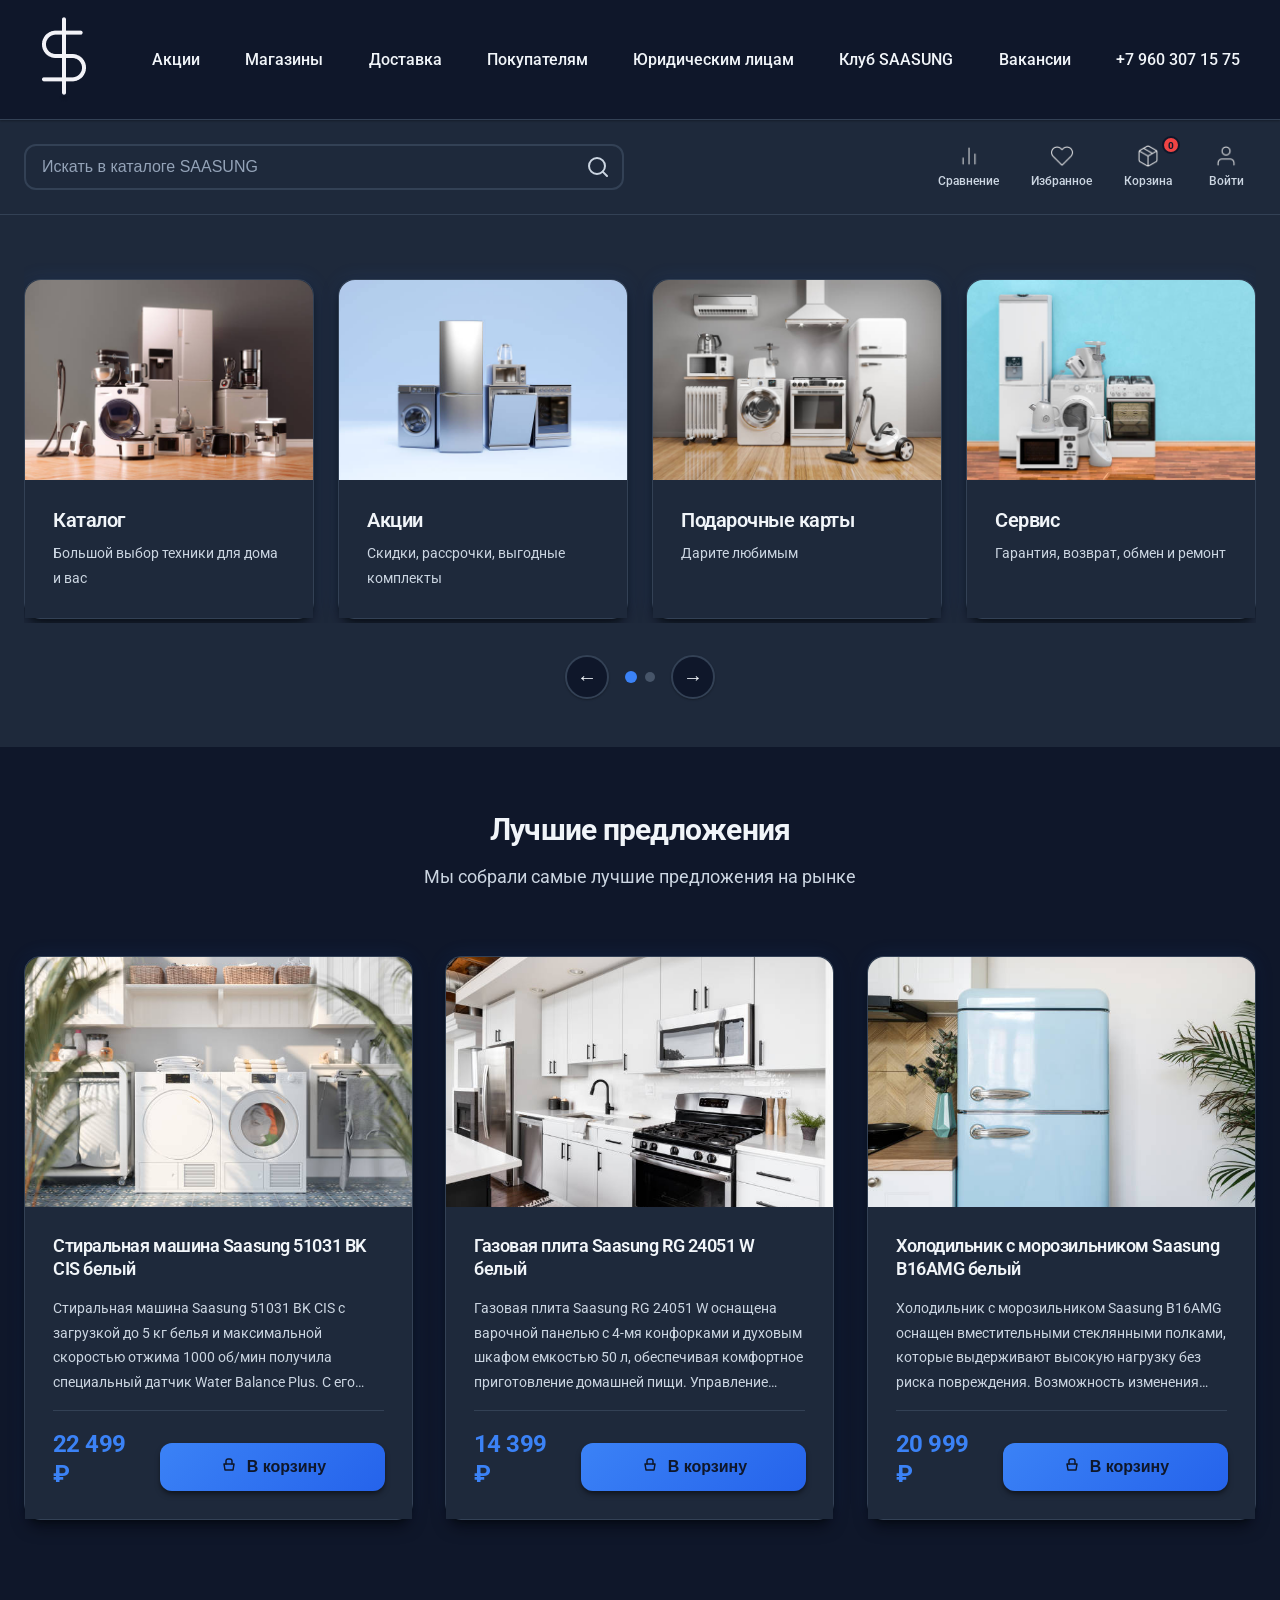
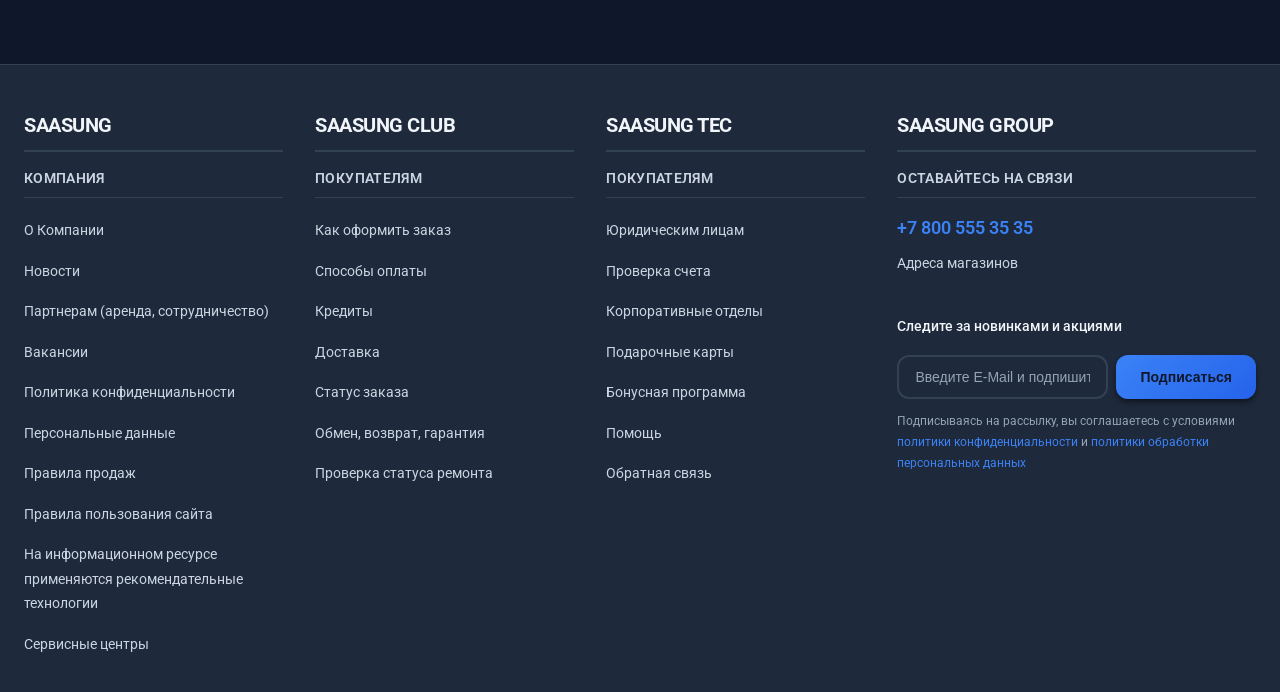
<file: index.html>
<!DOCTYPE html>
<html lang="ru">
  <head>
    <meta name="yandex-verification" content="c2b0e4ff22bf9af0" />
    <meta charset="UTF-8" />
    <meta name="viewport" content="width=device-width, initial-scale=1.0" />
    <meta
      name="description"
      content="SAASUNG - интернет-магазин бытовой техники. Широкий ассортимент холодильников, стиральных машин, плит и другой техники для дома."
    />
    <meta
      name="keywords"
      content="бытовая техника, интернет-магазин, холодильники, стиральные машины, плиты, SAASUNG"
    />

    <!-- Open Graph / Facebook -->
    <meta property="og:type" content="website" />
    <meta property="og:url" content="https://saasung-shop.com/" />
    <meta
      property="og:title"
      content="SAASUNG - Интернет-магазин бытовой техники"
    />
    <meta
      property="og:description"
      content="Широкий ассортимент холодильников, стиральных машин, плит и другой техники для дома."
    />
    <meta
      property="og:image"
      content="https://saasung-shop.com/assets/logo.png"
    />

    <!-- Twitter -->
    <meta property="twitter:card" content="summary_large_image" />
    <meta property="twitter:url" content="https://saasung-shop.com/" />
    <meta
      property="twitter:title"
      content="SAASUNG - Интернет-магазин бытовой техники"
    />
    <meta
      property="twitter:description"
      content="Широкий ассортимент холодильников, стиральных машин, плит и другой техники для дома."
    />
    <meta
      property="twitter:image"
      content="https://saasung-shop.com/assets/logo.png"
    />

    <title>SAASUNG - Интернет-магазин бытовой техники</title>
    <link rel="stylesheet" href="styles/style.css" />
    <link rel="stylesheet" href="styles/footer.css" />
    <link rel="stylesheet" href="styles/header.css" />
    <link rel="stylesheet" href="styles/main_page.css" />
    <link
      href="https://fonts.googleapis.com/css?family=Roboto"
      rel="stylesheet"
      type="text/css"
    />
    <script src="js/components-loader.js" defer></script>
    <script src="js/mobile-menu.js" defer></script>
    <script src="js/slider.js" defer></script>
    <script src="js/card-clicks.js" defer></script>
    <script src="js/cart-buttons.js" defer></script>
  </head>

  <!-- Google tag (gtag.js) -->
<script async src="https://www.googletagmanager.com/gtag/js?id=G-K7X7FSVYLH"></script>
<script>
  window.dataLayer = window.dataLayer || [];
  function gtag(){dataLayer.push(arguments);}
  gtag('js', new Date());

  gtag('config', 'G-K7X7FSVYLH');
</script>

  <body>
    <a href="#main-content" class="skip-link"
      >Перейти к основному содержимому</a
    >
    <div data-component="header"></div>

    <main id="main-content">
      <div class="cards">
        <div class="margin">
          <div class="slider-container">
            <div class="cards_support">
              <div class="card">
                <img
                  src="assets/card_asset_1.jpg"
                  alt="Каталог бытовой техники"
                  loading="lazy"
                />
                <div class="two_card_obj">
                  <a href="goods.html">
                    <h1>Каталог</h1>
                  </a>
                  <p>Большой выбор техники для дома и вас</p>
                </div>
              </div>
              <div class="card">
                <img
                  src="assets/card_asset_2.jpg"
                  alt="Акции и скидки"
                  loading="lazy"
                />
                <div class="two_card_obj">
                  <a href="#">
                    <h1>Акции</h1>
                  </a>
                  <p>Скидки, рассрочки, выгодные комплекты</p>
                </div>
              </div>
              <div class="card">
                <img
                  src="assets/card_asset_3.jpg"
                  alt="Подарочные карты"
                  loading="lazy"
                />
                <div class="two_card_obj">
                  <a href="#">
                    <h1>Подарочные карты</h1>
                  </a>
                  <p>Дарите любимым</p>
                </div>
              </div>
              <div class="card">
                <img
                  src="assets/card_asset_4.jpg"
                  alt="Сервисное обслуживание"
                  loading="lazy"
                />
                <div class="two_card_obj">
                  <a href="#">
                    <h1>Сервис</h1>
                  </a>
                  <p>Гарантия, возврат, обмен и ремонт</p>
                </div>
              </div>
              <!-- Дополнительные карточки для демонстрации слайдера -->
              <div class="card">
                <img
                  src="assets/card_asset.jpg"
                  alt="Доставка"
                  loading="lazy"
                />
                <div class="two_card_obj">
                  <a href="#">
                    <h1>Доставка</h1>
                  </a>
                  <p>Быстрая доставка по всей стране</p>
                </div>
              </div>
              <div class="card">
                <img src="assets/card_asset.jpg" alt="Оплата" loading="lazy" />
                <div class="two_card_obj">
                  <a href="#">
                    <h1>Оплата</h1>
                  </a>
                  <p>Удобные способы оплаты</p>
                </div>
              </div>
            </div>
          </div>
          <div class="slider-controls">
            <button class="slider-btn prev-btn" aria-label="Предыдущий слайд">
              ←
            </button>
            <div
              class="slider-dots"
              role="tablist"
              aria-label="Навигация по слайдам"
            ></div>
            <button class="slider-btn next-btn" aria-label="Следующий слайд">
              →
            </button>
          </div>
        </div>
      </div>

      <section class="best_sellers">
        <div class="best_sellers_header">
          <h1>Лучшие предложения</h1>
          <p>Мы собрали самые лучшие предложения на рынке</p>
        </div>
        <div class="margin">
          <div class="goods">
            <article
              class="stuff"
              itemscope
              itemtype="https://schema.org/Product"
            >
              <img
                src="assets/stuff_1.jpg"
                alt="Стиральная машина Saasung 51031 BK CIS белого цвета"
                loading="lazy"
                itemprop="image"
              />
              <div class="stuff_info">
                <a href="stuff.html" itemprop="url">
                  <h3 itemprop="name">
                    Стиральная машина Saasung 51031 BK CIS белый
                  </h3>
                </a>
                <p itemprop="description">
                  Стиральная машина Saasung 51031 BK CIS с загрузкой до 5 кг
                  белья и максимальной скоростью отжима 1000 об/мин получила
                  специальный датчик Water Balance Plus. С его помощью
                  регулируется расход воды исходя из загрузки белья, благодаря
                  чему обеспечивается экономия энергопотребления, расхода воды и
                  времени, затрачиваемого на стирку.
                </p>
                <div class="product-price-cart">
                  <a
                    href="stuff.html"
                    itemprop="offers"
                    itemscope
                    itemtype="https://schema.org/Offer"
                    class="product-price"
                  >
                    <h2 itemprop="price" content="22499">22 499 ₽</h2>
                    <meta itemprop="priceCurrency" content="RUB" />
                  </a>
                  <button
                    class="add-to-cart-btn"
                    aria-label="Добавить в корзину"
                  >
                    <svg
                      width="20"
                      height="20"
                      viewBox="0 0 20 20"
                      fill="none"
                      xmlns="http://www.w3.org/2000/svg"
                    >
                      <path
                        d="M5 7H15L14 13H6L5 7Z"
                        stroke="currentColor"
                        stroke-width="1.5"
                        stroke-linecap="round"
                        stroke-linejoin="round"
                      />
                      <path
                        d="M7 7V4C7 3.46957 7.21071 2.96086 7.58579 2.58579C7.96086 2.21071 8.46957 2 9 2H11C11.5304 2 12.0391 2.21071 12.4142 2.58579C12.7893 2.96086 13 3.46957 13 4V7"
                        stroke="currentColor"
                        stroke-width="1.5"
                        stroke-linecap="round"
                        stroke-linejoin="round"
                      />
                    </svg>
                    В корзину
                  </button>
                </div>
              </div>
            </article>

            <article
              class="stuff"
              itemscope
              itemtype="https://schema.org/Product"
            >
              <img
                src="assets/stuff_2.jpg"
                alt="Газовая плита Saasung RG 24051 W белого цвета"
                loading="lazy"
                itemprop="image"
              />
              <div class="stuff_info">
                <a href="stuff.html" itemprop="url">
                  <h3 itemprop="name">
                    Газовая плита Saasung RG 24051 W белый
                  </h3>
                </a>
                <p itemprop="description">
                  Газовая плита Saasung RG 24051 W оснащена варочной панелью с
                  4-мя конфорками и духовым шкафом емкостью 50 л, обеспечивая
                  комфортное приготовление домашней пищи. Управление режимами
                  нагрева осуществляется при помощи механических поворотных
                  переключателей.
                </p>
                <div class="product-price-cart">
                  <a
                    href="stuff.html"
                    itemprop="offers"
                    itemscope
                    itemtype="https://schema.org/Offer"
                    class="product-price"
                  >
                    <h2 itemprop="price" content="14399">14 399 ₽</h2>
                    <meta itemprop="priceCurrency" content="RUB" />
                  </a>
                  <button
                    class="add-to-cart-btn"
                    aria-label="Добавить в корзину"
                  >
                    <svg
                      width="20"
                      height="20"
                      viewBox="0 0 20 20"
                      fill="none"
                      xmlns="http://www.w3.org/2000/svg"
                    >
                      <path
                        d="M5 7H15L14 13H6L5 7Z"
                        stroke="currentColor"
                        stroke-width="1.5"
                        stroke-linecap="round"
                        stroke-linejoin="round"
                      />
                      <path
                        d="M7 7V4C7 3.46957 7.21071 2.96086 7.58579 2.58579C7.96086 2.21071 8.46957 2 9 2H11C11.5304 2 12.0391 2.21071 12.4142 2.58579C12.7893 2.96086 13 3.46957 13 4V7"
                        stroke="currentColor"
                        stroke-width="1.5"
                        stroke-linecap="round"
                        stroke-linejoin="round"
                      />
                    </svg>
                    В корзину
                  </button>
                </div>
              </div>
            </article>

            <article
              class="stuff"
              itemscope
              itemtype="https://schema.org/Product"
            >
              <img
                src="assets/stuff_3.jpg"
                alt="Холодильник с морозильником Saasung B16AMG белого цвета"
                loading="lazy"
                itemprop="image"
              />
              <div class="stuff_info">
                <a href="stuff.html" itemprop="url">
                  <h3 itemprop="name">
                    Холодильник с морозильником Saasung B16AMG белый
                  </h3>
                </a>
                <p itemprop="description">
                  Холодильник с морозильником Saasung B16AMG оснащен
                  вместительными стеклянными полками, которые выдерживают
                  высокую нагрузку без риска повреждения. Возможность изменения
                  высоты помогает расположить упаковки любого размера и большую
                  посуду.
                </p>
                <div class="product-price-cart">
                  <a
                    href="stuff.html"
                    itemprop="offers"
                    itemscope
                    itemtype="https://schema.org/Offer"
                    class="product-price"
                  >
                    <h2 itemprop="price" content="20999">20 999 ₽</h2>
                    <meta itemprop="priceCurrency" content="RUB" />
                  </a>
                  <button
                    class="add-to-cart-btn"
                    aria-label="Добавить в корзину"
                  >
                    <svg
                      width="20"
                      height="20"
                      viewBox="0 0 20 20"
                      fill="none"
                      xmlns="http://www.w3.org/2000/svg"
                    >
                      <path
                        d="M5 7H15L14 13H6L5 7Z"
                        stroke="currentColor"
                        stroke-width="1.5"
                        stroke-linecap="round"
                        stroke-linejoin="round"
                      />
                      <path
                        d="M7 7V4C7 3.46957 7.21071 2.96086 7.58579 2.58579C7.96086 2.21071 8.46957 2 9 2H11C11.5304 2 12.0391 2.21071 12.4142 2.58579C12.7893 2.96086 13 3.46957 13 4V7"
                        stroke="currentColor"
                        stroke-width="1.5"
                        stroke-linecap="round"
                        stroke-linejoin="round"
                      />
                    </svg>
                    В корзину
                  </button>
                </div>
              </div>
            </article>
          </div>
        </div>
      </section>
    </main>

    <div data-component="footer"></div>

    <script type="application/ld+json">
      {
        "@context": "https://schema.org",
        "@type": "Store",
        "name": "SAASUNG",
        "description": "Интернет-магазин бытовой техники",
        "url": "https://saasung-shop.com",
        "logo": "https://saasung-shop.com/assets/logo.png",
        "telephone": "+7 800 555 35 35",
        "address": {
          "@type": "PostalAddress",
          "addressCountry": "RU"
        }
      }
    </script>
  </body>
</html>
</file>
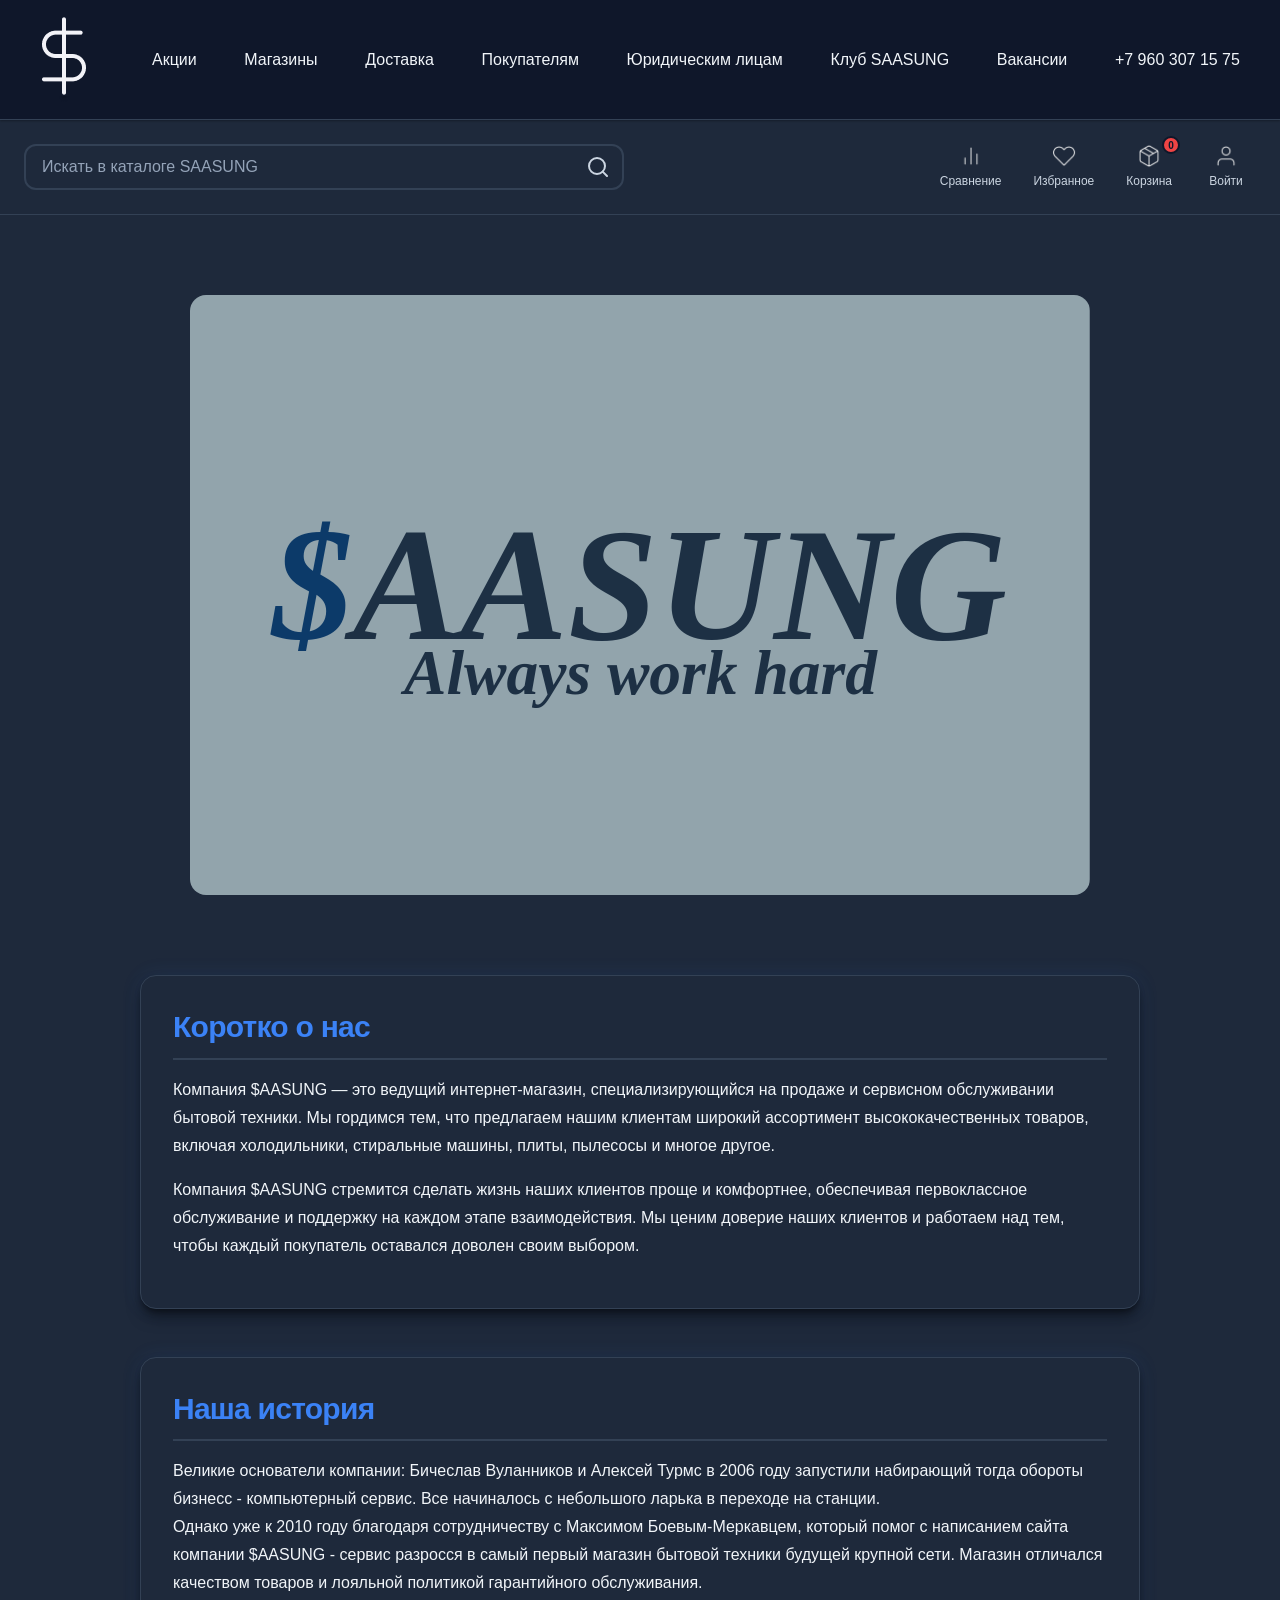
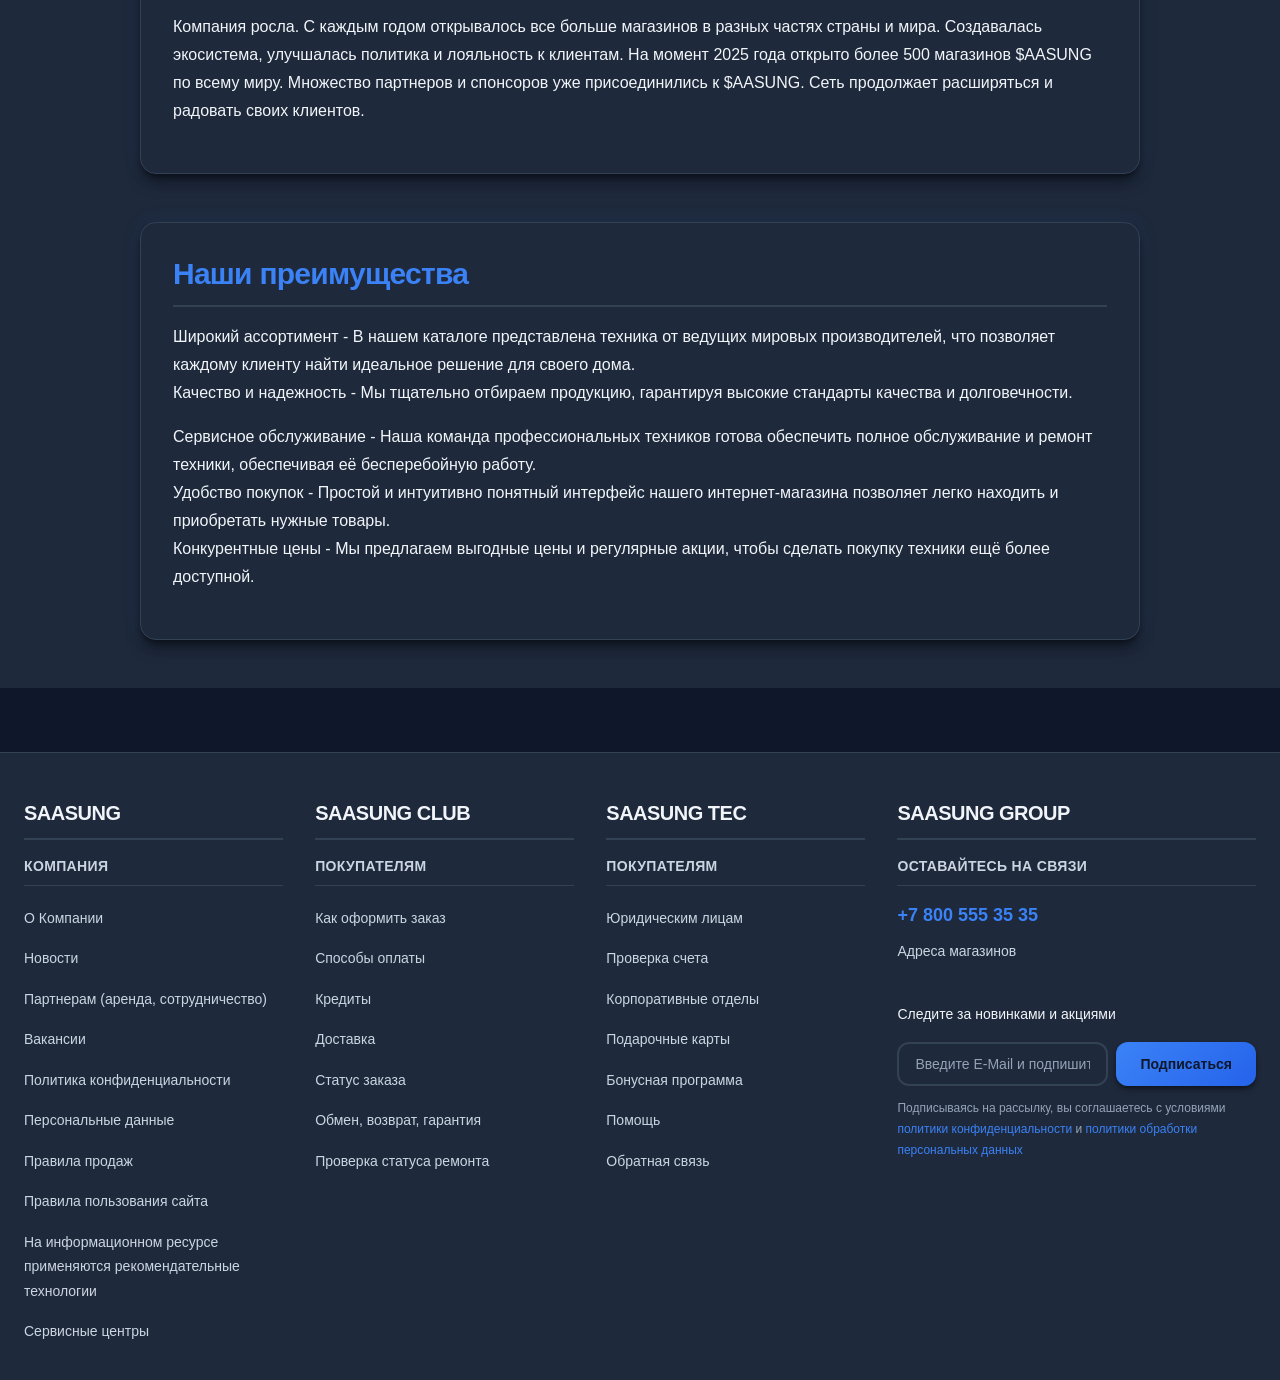
<file: about_company.html>
<!DOCTYPE html>
<html lang="ru">

<head>
    <meta name="yandex-verification" content="c2b0e4ff22bf9af0" />
    <meta charset="UTF-8">
    <meta http-equiv="X-UA-Compatible" content="IE=edge">
    <meta name="viewport" content="width=device-width, initial-scale=1.0">
    <meta name="description" content="О компании SAASUNG. История развития, преимущества, сервисное обслуживание бытовой техники." />
    <meta name="keywords" content="SAASUNG, о компании, история, сервис, бытовая техника" />
    
    <!-- Open Graph / Facebook -->
    <meta property="og:type" content="website" />
    <meta property="og:url" content="https://saasung-shop.com/about_company.html" />
    <meta property="og:title" content="О компании - SAASUNG" />
    <meta property="og:description" content="История компании SAASUNG, наши преимущества и сервисное обслуживание" />
    
    <title>О компании - SAASUNG</title>
    <link rel="stylesheet" href="styles/about.css">
    <link rel="stylesheet" href="styles/footer.css">
    <link rel="stylesheet" href="styles/header.css">
    <link rel="stylesheet" href="styles/style.css">
    <script src="js/components-loader.js" defer></script>
    <script src="js/mobile-menu.js" defer></script>
</head>

<!-- Google tag (gtag.js) -->
<script async src="https://www.googletagmanager.com/gtag/js?id=G-K7X7FSVYLH"></script>
<script>
  window.dataLayer = window.dataLayer || [];
  function gtag(){dataLayer.push(arguments);}
  gtag('js', new Date());

  gtag('config', 'G-K7X7FSVYLH');
</script>

<body>
    <a href="#main-content" class="skip-link">Перейти к основному содержимому</a>
    <div data-component="header"></div>

    <main id="main-content">
        <div class="about_company_info">
            <div class="about_company_content">
                <div class="full_logo">
                    <img src="assets/logo2.svg" alt="Логотип SAASUNG" loading="lazy" />
                </div>

                <div class="about_information">
                    <h1>Коротко о нас</h1>
                    <p>
                        Компания $AASUNG — это ведущий интернет-магазин, специализирующийся на продаже и сервисном
                        обслуживании бытовой техники. Мы гордимся тем, что предлагаем нашим клиентам широкий ассортимент
                        высококачественных товаров, включая холодильники, стиральные машины, плиты, пылесосы и многое
                        другое. <br>
                    <p class="adaptive"> Компания $AASUNG стремится сделать жизнь наших клиентов проще и комфортнее,
                        обеспечивая
                        первоклассное обслуживание и поддержку на каждом этапе взаимодействия. Мы ценим доверие наших
                        клиентов и работаем над тем, чтобы каждый покупатель оставался доволен своим выбором.</p>
                    </p>
                </div>

                <div class="about_information">
                    <h1>Наша история</h1>
                    <p>
                        Великие основатели компании: Бичеслав Вуланников и Алексей Турмс в 2006 году запустили набирающий
                        тогда обороты бизнесс - компьютерный сервис. Все начиналось с небольшого ларька в переходе на
                        станции. <br>
                        Однако уже к 2010 году благодаря сотрудничеству с Максимом Боевым-Меркавцем, который помог с
                        написанием сайта компании $AASUNG - сервис разросся в самый первый магазин бытовой техники будущей
                        крупной сети. Магазин отличался качеством товаров и лояльной политикой гарантийного обслуживания.
                        <br>
                    <p class="adaptive"> Компания росла. С каждым годом открывалось все больше магазинов в разных частях
                        страны и мира.
                        Создавалась экосистема, улучшалась политика и лояльность к клиентам. На момент 2025 года открыто
                        более 500 магазинов $AASUNG по всему миру. Множество партнеров и спонсоров уже присоединились к
                        $AASUNG. Сеть продолжает расширяться и радовать своих клиентов.</p>
                    </p>
                </div>

                <div class="about_information">
                    <h1>Наши преимущества</h1>
                    <p>
                        Широкий ассортимент - В нашем каталоге представлена техника от ведущих мировых производителей, что
                        позволяет каждому клиенту найти идеальное решение для своего дома. <br>
                        Качество и надежность - Мы тщательно отбираем продукцию, гарантируя высокие стандарты качества и
                        долговечности. <br>
                    <p class="adaptive"> Сервисное обслуживание - Наша команда профессиональных техников готова обеспечить
                        полное
                        обслуживание и ремонт техники, обеспечивая её бесперебойную работу. <br>
                        Удобство покупок - Простой и интуитивно понятный интерфейс нашего интернет-магазина позволяет легко
                        находить и приобретать нужные товары. <br>
                        Конкурентные цены - Мы предлагаем выгодные цены и регулярные акции, чтобы сделать покупку техники
                        ещё более доступной.</p>
                    </p>
                </div>
            </div>
        </div>
    </main>

    <div data-component="footer"></div>
    
    <script type="application/ld+json">
    {
      "@context": "https://schema.org",
      "@type": "Organization",
      "name": "SAASUNG",
      "url": "https://saasung-shop.com",
      "logo": "https://saasung-shop.com/assets/logo.png",
      "description": "Ведущий интернет-магазин бытовой техники",
      "telephone": "+7 800 555 35 35",
      "address": {
        "@type": "PostalAddress",
        "addressCountry": "RU"
      },
      "foundingDate": "2006",
      "founders": [
        {
          "@type": "Person",
          "name": "Бичеслав Вуланников"
        },
        {
          "@type": "Person",
          "name": "Алексей Турмс"
        }
      ]
    }
    </script>
</body>

</html>
</file>
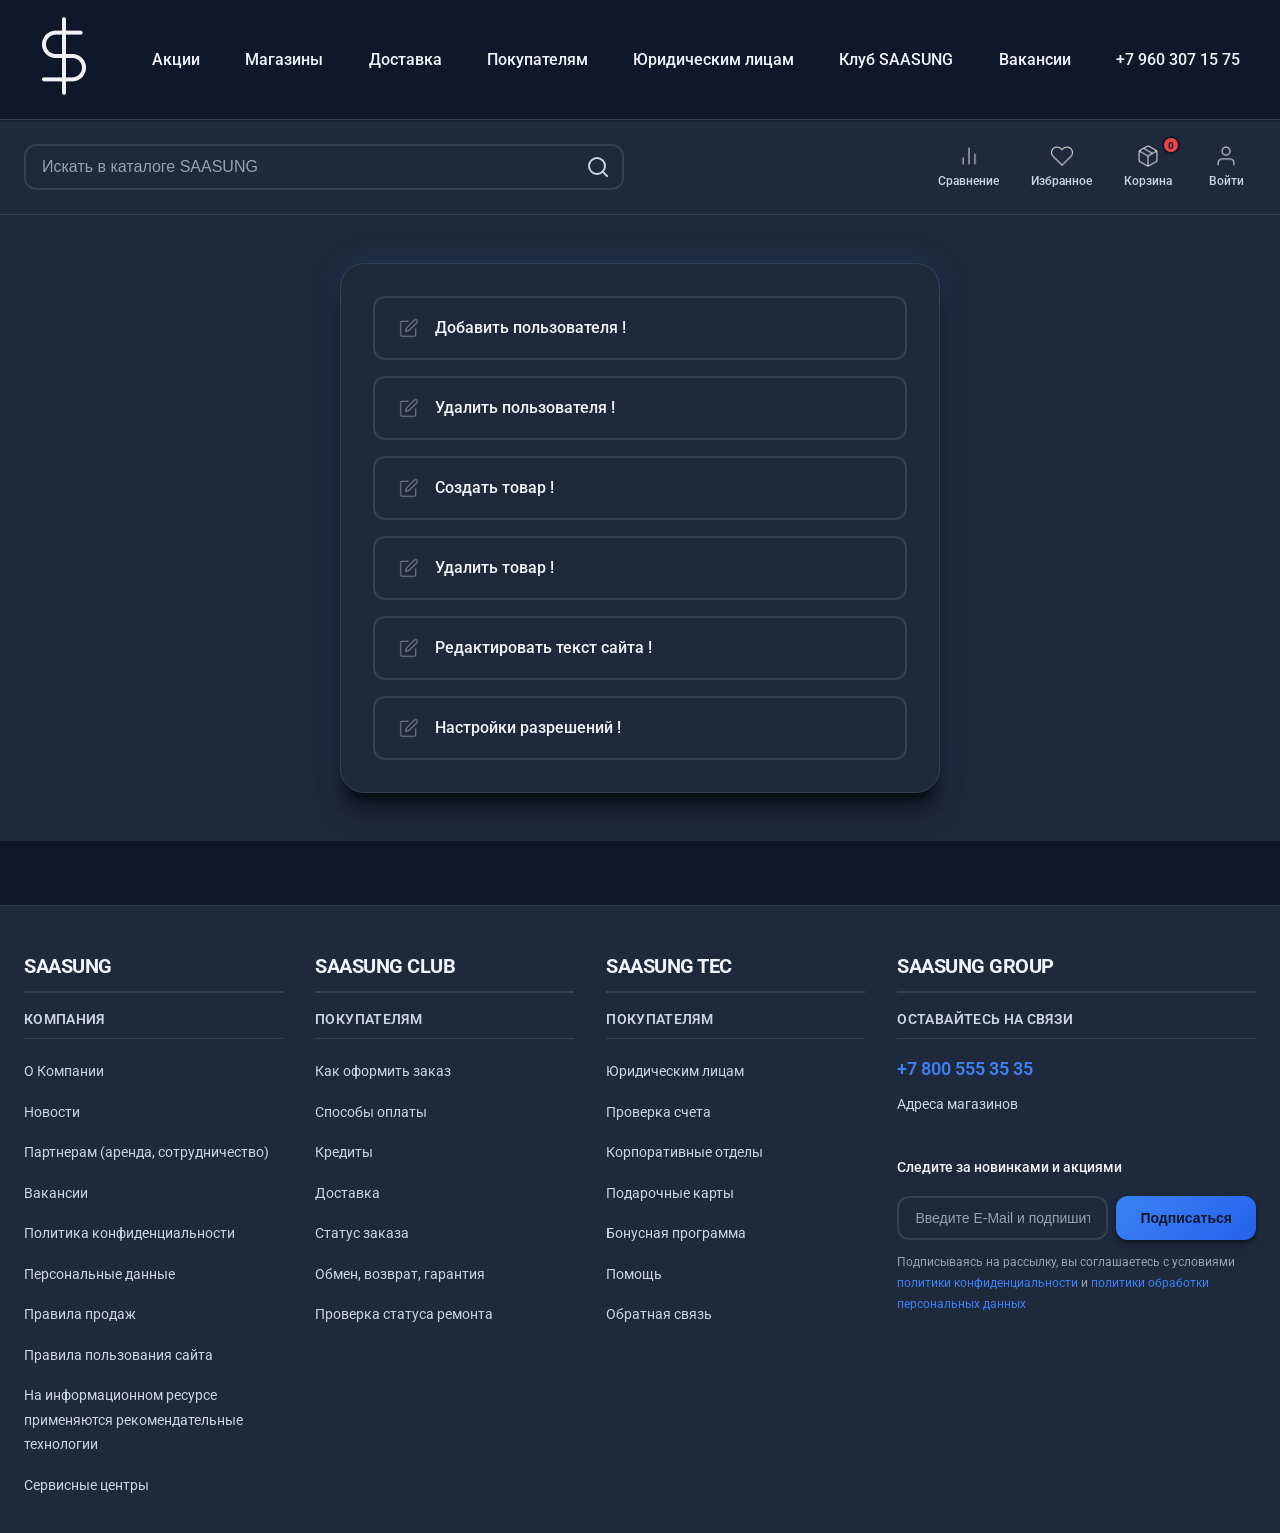
<file: admin_panel.html>
<!DOCTYPE html>
<html lang="ru">
  <head>
    <meta name="yandex-verification" content="c2b0e4ff22bf9af0" />
    <meta charset="UTF-8" />
    <meta name="viewport" content="width=device-width, initial-scale=1.0" />
    <meta
      name="description"
      content="Личный кабинет пользователя SAASUNG. Управление заказами, избранным, настройками профиля."
    />
    <title>Admin - SAASUNG</title>
    <link rel="stylesheet" href="styles/style.css" />
    <link rel="stylesheet" href="styles/footer.css" />
    <link rel="stylesheet" href="styles/header.css" />
    <link rel="stylesheet" href="styles/main_page.css" />
    <link rel="stylesheet" href="styles/sign_in_style.css" />
    <link rel="stylesheet" href="styles/admin_panel.css" />
    <link
      href="https://fonts.googleapis.com/css?family=Roboto"
      rel="stylesheet"
      type="text/css"
    />
    <script src="js/components-loader.js" defer></script>
    <script src="js/mobile-menu.js" defer></script>
  </head>

  <!-- Google tag (gtag.js) -->
<script async src="https://www.googletagmanager.com/gtag/js?id=G-K7X7FSVYLH"></script>
<script>
  window.dataLayer = window.dataLayer || [];
  function gtag(){dataLayer.push(arguments);}
  gtag('js', new Date());

  gtag('config', 'G-K7X7FSVYLH');
</script>

  <body>
    <a href="#main-content" class="skip-link"
      >Перейти к основному содержимому</a
    >
    <div data-component="header"></div>

    <main id="main-content">
      <div class="admin_panel_sec">
        <div class="admin_panel">
          <div class="admin_settings">
            <a href="#">
              <img src="assets/edit.png" alt="" />
              <p>Добавить пользователя !</p>
            </a>
          </div>
          <div class="admin_settings">
            <a href="#">
              <img src="assets/edit.png" alt="Редактировать" />
              <p>Удалить пользователя !</p>
            </a>
          </div>
          <div class="admin_settings">
            <a href="#">
              <img src="assets/edit.png" alt="Редактировать" />
              <p>Создать товар !</p>
            </a>
          </div>
          <div class="admin_settings">
            <a href="#">
              <img src="assets/edit.png" alt="Редактировать" />
              <p>Удалить товар !</p>
            </a>
          </div>
          <div class="admin_settings">
            <a href="#">
              <img src="assets/edit.png" alt="Редактировать" />
              <p>Редактировать текст сайта !</p>
            </a>
          </div>
          <div class="admin_settings">
            <a href="#">
              <img src="assets/edit.png" alt="Редактировать" />
              <p>Настройки разрешений !</p>
            </a>
          </div>
        </div>
      </div>
    </main>

    <div data-component="footer"></div>
  </body>
</html>
</file>
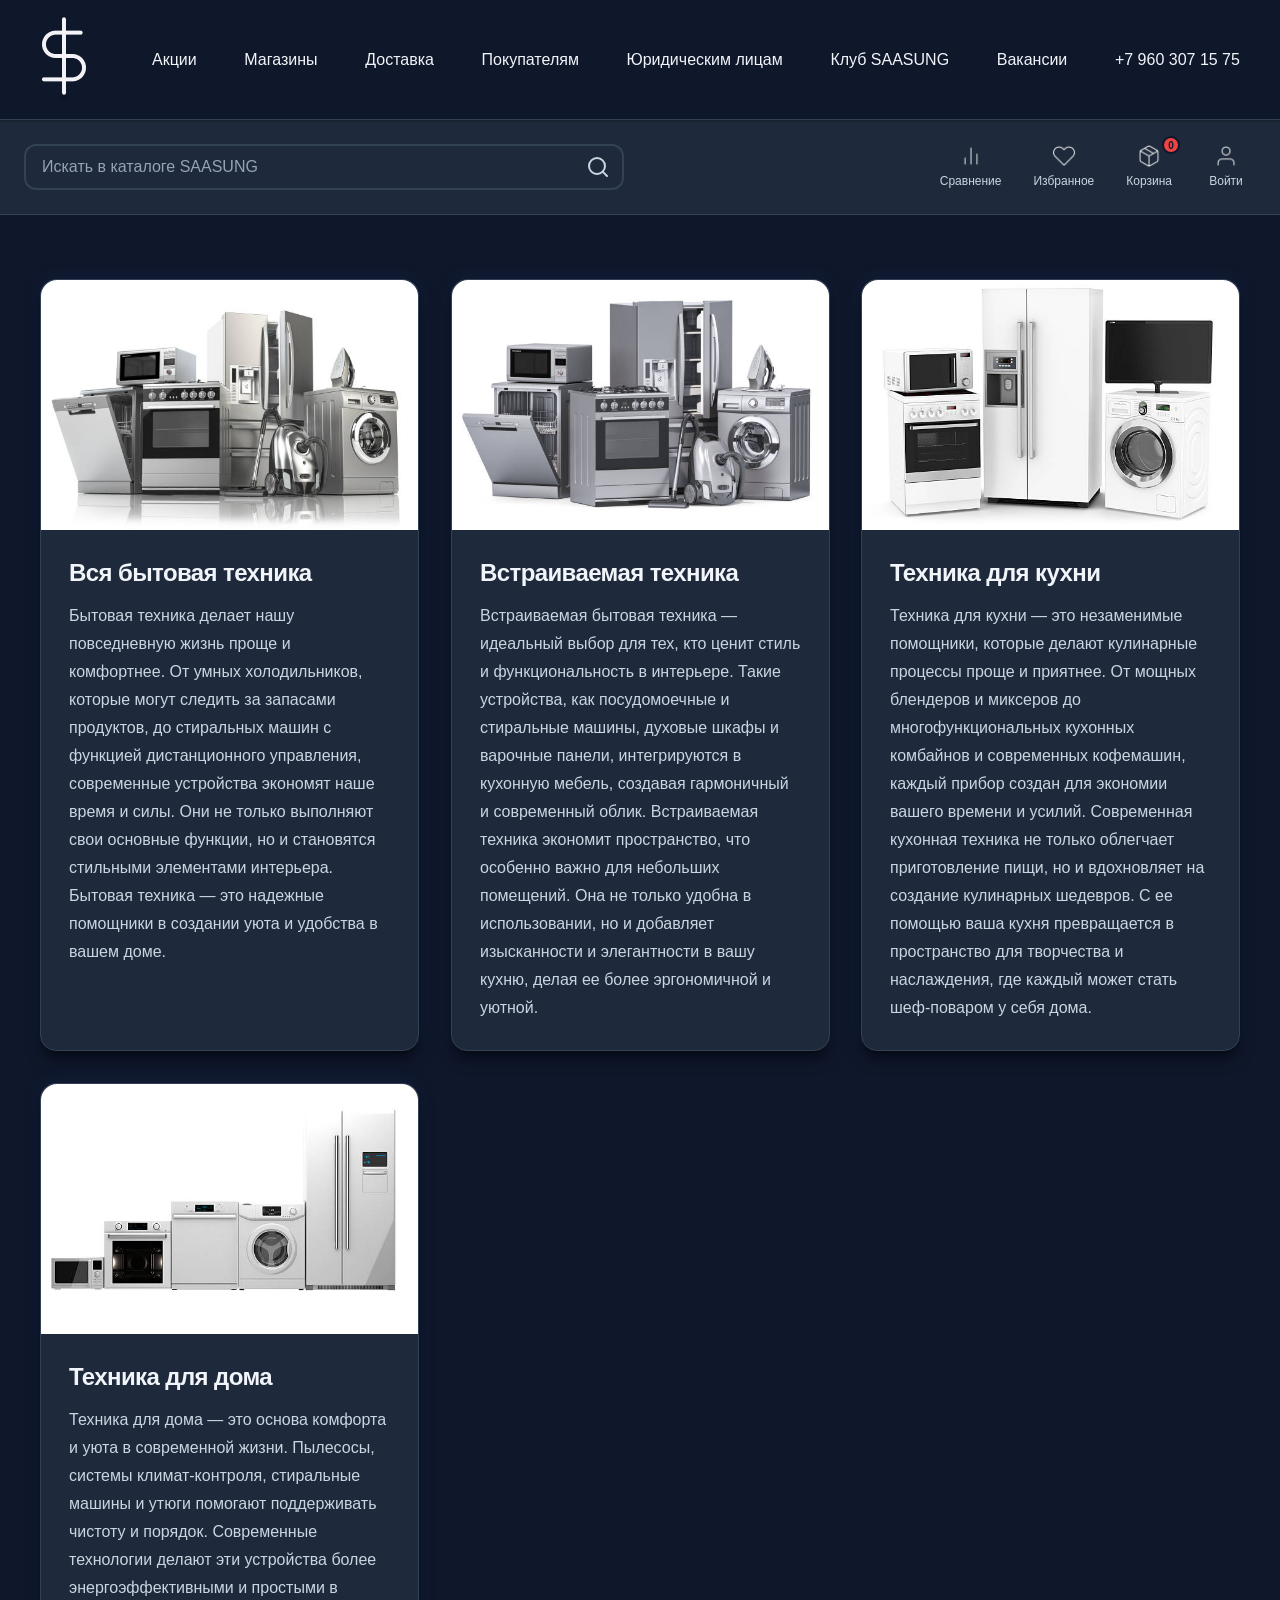
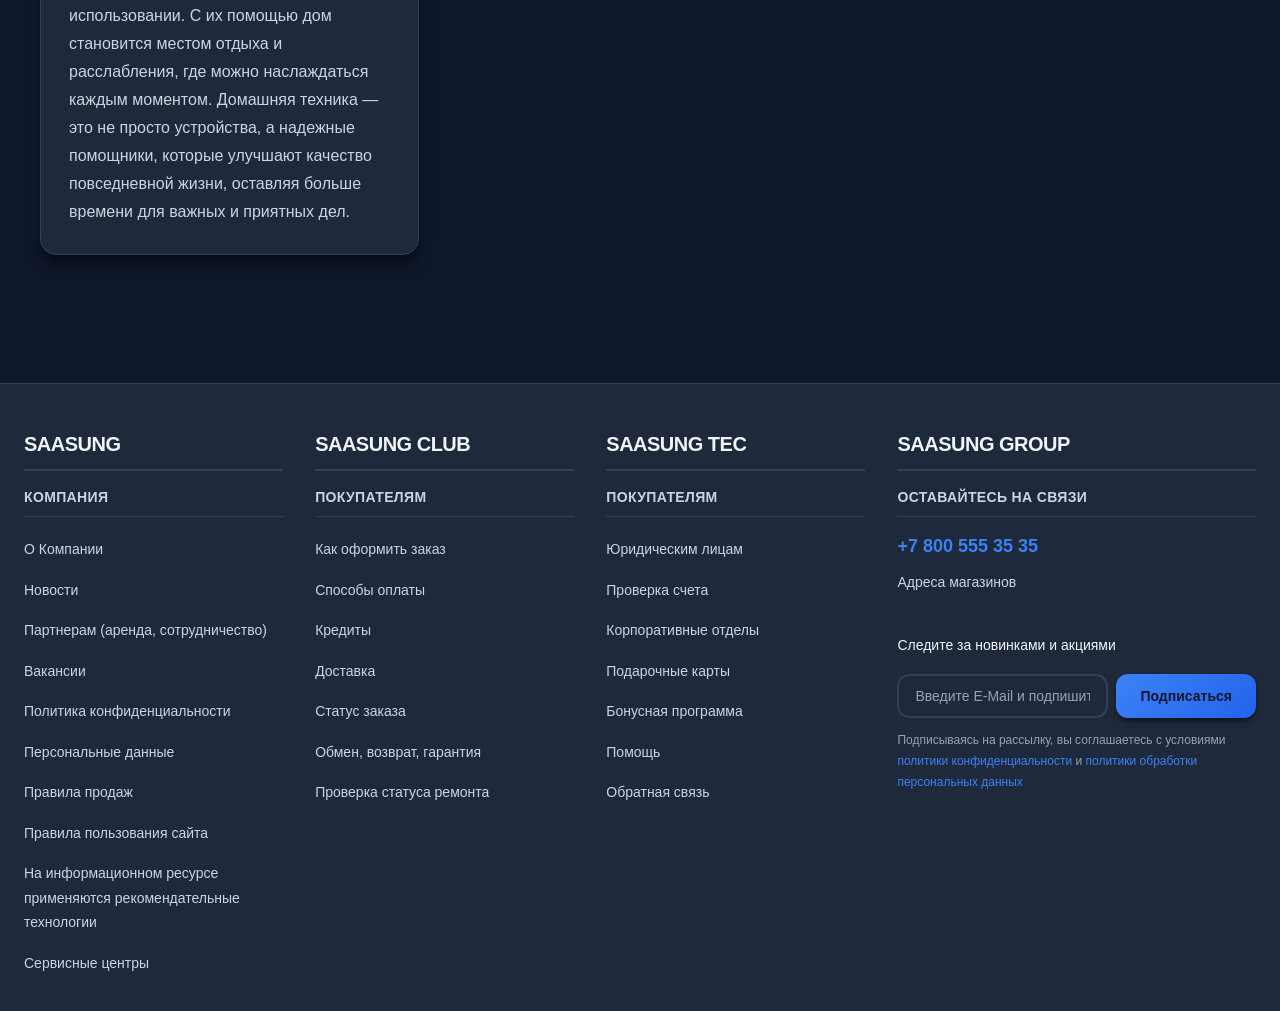
<file: goods.html>
<!DOCTYPE html>
<html lang="ru">

<head>
  <meta name="yandex-verification" content="c2b0e4ff22bf9af0" />
  <meta charset="UTF-8" />
  <meta name="viewport" content="width=device-width, initial-scale=1.0" />
  <meta name="description" content="Каталог бытовой техники SAASUNG. Вся бытовая техника, встраиваемая техника, техника для кухни и дома." />
  <meta name="keywords" content="каталог, бытовая техника, встраиваемая техника, кухонная техника, SAASUNG" />
  
  <!-- Open Graph / Facebook -->
  <meta property="og:type" content="website" />
  <meta property="og:url" content="https://saasung-shop.com/goods.html" />
  <meta property="og:title" content="Каталог - SAASUNG" />
  <meta property="og:description" content="Вся бытовая техника, встраиваемая техника, техника для кухни и дома." />
  
  <!-- Twitter -->
  <meta property="twitter:card" content="summary_large_image" />
  <meta property="twitter:url" content="https://saasung-shop.com/goods.html" />
  <meta property="twitter:title" content="Каталог - SAASUNG" />
  <meta property="twitter:description" content="Вся бытовая техника, встраиваемая техника, техника для кухни и дома." />
  
  <title>Каталог - SAASUNG</title>
  <link rel="stylesheet" href="styles/style.css" />
  <link rel="stylesheet" href="styles/footer.css" />
  <link rel="stylesheet" href="styles/header.css" />
  <link rel="stylesheet" href="styles/goods.css" />
  <script src="js/components-loader.js" defer></script>
  <script src="js/mobile-menu.js" defer></script>
</head>

<!-- Google tag (gtag.js) -->
<script async src="https://www.googletagmanager.com/gtag/js?id=G-K7X7FSVYLH"></script>
<script>
  window.dataLayer = window.dataLayer || [];
  function gtag(){dataLayer.push(arguments);}
  gtag('js', new Date());

  gtag('config', 'G-K7X7FSVYLH');
</script>

<body>
  <a href="#main-content" class="skip-link">Перейти к основному содержимому</a>
  <div data-component="header"></div>

  <main id="main-content">
    <section class="goods">
    <div class="goods_content">
      <div class="goods_item">
        <img src="assets/goods_asset_1.jpg" alt="Вся бытовая техника для дома" loading="lazy" />
        <a href="#">
          <h1>Вся бытовая техника</h1>
        </a>
        <p>
          Бытовая техника делает нашу повседневную жизнь проще и комфортнее.
          От умных холодильников, которые могут следить за запасами продуктов,
          до стиральных машин с функцией дистанционного управления,
          современные устройства экономят наше время и силы. Они не только
          выполняют свои основные функции, но и становятся стильными
          элементами интерьера. Бытовая техника — это надежные помощники в
          создании уюта и удобства в вашем доме.
        </p>
      </div>
      <div class="goods_item">
        <img src="assets/goods_asset_2.jpg" alt="Встраиваемая бытовая техника" loading="lazy" />
        <a href="stuff.html">
          <h1>Встраиваемая техника</h1>
        </a>
        <p>
          Встраиваемая бытовая техника — идеальный выбор для тех, кто ценит
          стиль и функциональность в интерьере. Такие устройства, как
          посудомоечные и стиральные машины, духовые шкафы и варочные панели,
          интегрируются в кухонную мебель, создавая гармоничный и современный
          облик. Встраиваемая техника экономит пространство, что особенно
          важно для небольших помещений. Она не только удобна в использовании,
          но и добавляет изысканности и элегантности в вашу кухню, делая ее
          более эргономичной и уютной.
        </p>
      </div>
      <div class="goods_item">
        <img src="assets/goods_asset_3.jpg" alt="Техника для кухни" loading="lazy" />
        <a href="#">
          <h1>Техника для кухни</h1>
        </a>
        <p>
          Техника для кухни — это незаменимые помощники, которые делают
          кулинарные процессы проще и приятнее. От мощных блендеров и миксеров
          до многофункциональных кухонных комбайнов и современных кофемашин,
          каждый прибор создан для экономии вашего времени и усилий.
          Современная кухонная техника не только облегчает приготовление пищи,
          но и вдохновляет на создание кулинарных шедевров. С ее помощью ваша
          кухня превращается в пространство для творчества и наслаждения, где
          каждый может стать шеф-поваром у себя дома.
        </p>
      </div>
      <div class="goods_item">
        <img src="assets/goods_asset_4.jpg" alt="Техника для дома" loading="lazy" />
        <a href="#">
          <h1>Техника для дома</h1>
        </a>
        <p>
          Техника для дома — это основа комфорта и уюта в современной жизни.
          Пылесосы, системы климат-контроля, стиральные машины и утюги
          помогают поддерживать чистоту и порядок. Современные технологии
          делают эти устройства более энергоэффективными и простыми в
          использовании. С их помощью дом становится местом отдыха и
          расслабления, где можно наслаждаться каждым моментом. Домашняя
          техника — это не просто устройства, а надежные помощники, которые
          улучшают качество повседневной жизни, оставляя больше времени для
          важных и приятных дел.
        </p>
      </div>
    </div>
  </div>
  </section>
  </main>

  <div data-component="footer"></div>
</body>

</html>
</file>
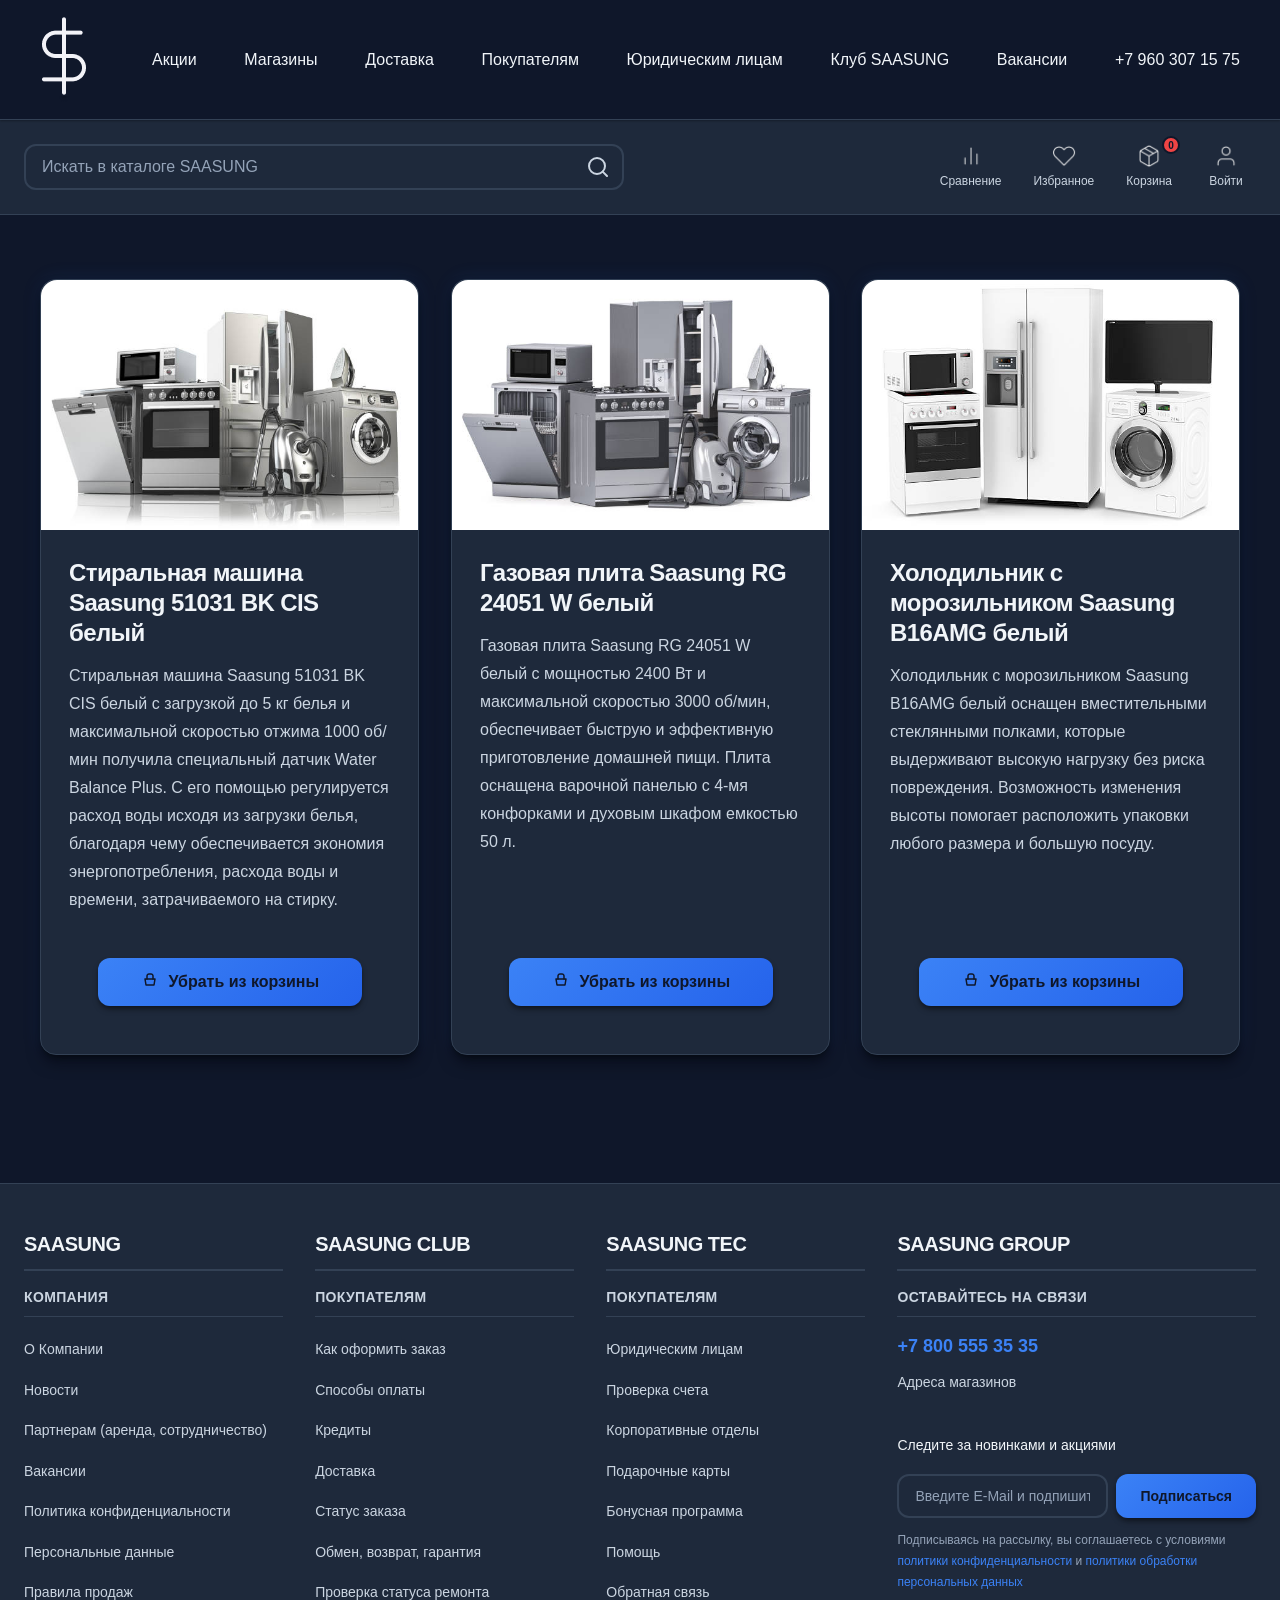
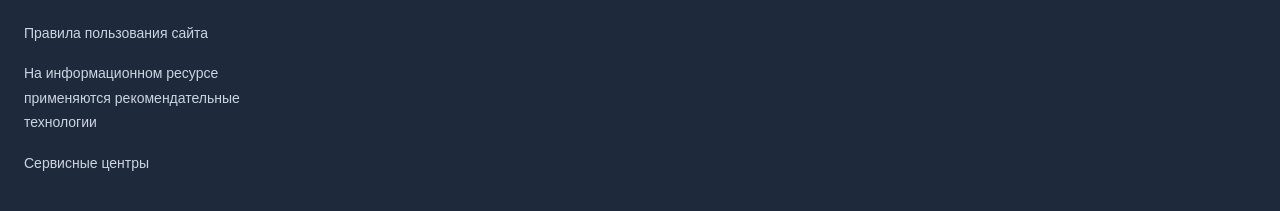
<file: ordered.html>
<!DOCTYPE html>
<html lang="ru">
  <head>
    <meta name="yandex-verification" content="c2b0e4ff22bf9af0" />
    <meta charset="UTF-8" />
    <meta name="viewport" content="width=device-width, initial-scale=1.0" />
    <meta
      name="description"
      content="Каталог бытовой техники SAASUNG. Вся бытовая техника, встраиваемая техника, техника для кухни и дома."
    />
    <meta
      name="keywords"
      content="каталог, бытовая техника, встраиваемая техника, кухонная техника, SAASUNG"
    />

    <!-- Open Graph / Facebook -->
    <meta property="og:type" content="website" />
    <meta property="og:url" content="https://saasung-shop.com/goods.html" />
    <meta property="og:title" content="Каталог - SAASUNG" />
    <meta
      property="og:description"
      content="Вся бытовая техника, встраиваемая техника, техника для кухни и дома."
    />

    <!-- Twitter -->
    <meta property="twitter:card" content="summary_large_image" />
    <meta
      property="twitter:url"
      content="https://saasung-shop.com/goods.html"
    />
    <meta property="twitter:title" content="Каталог - SAASUNG" />
    <meta
      property="twitter:description"
      content="Вся бытовая техника, встраиваемая техника, техника для кухни и дома."
    />

    <title>Корзина - SAASUNG</title>
    <link rel="stylesheet" href="styles/style.css" />
    <link rel="stylesheet" href="styles/footer.css" />
    <link rel="stylesheet" href="styles/header.css" />
    <link rel="stylesheet" href="styles/ordered.css" />
    <script src="js/components-loader.js" defer></script>
    <script src="js/mobile-menu.js" defer></script>
  </head>

  <!-- Google tag (gtag.js) -->
<script async src="https://www.googletagmanager.com/gtag/js?id=G-K7X7FSVYLH"></script>
<script>
  window.dataLayer = window.dataLayer || [];
  function gtag(){dataLayer.push(arguments);}
  gtag('js', new Date());

  gtag('config', 'G-K7X7FSVYLH');
</script>

  <body>
    <a href="#main-content" class="skip-link"
      >Перейти к основному содержимому</a
    >
    <div data-component="header"></div>

    <main id="main-content">
    <section class="cart">
    <div class="cart_content">
      <div class="cart_item">
        <img src="assets/goods_asset_1.jpg" alt="Вся бытовая техника для дома" loading="lazy" />
        <a href="#">
          <h1>Стиральная машина Saasung 51031 BK CIS белый</h1>
        </a>
        <p>
          Стиральная машина Saasung 51031 BK CIS белый с загрузкой до 5 кг
          белья и максимальной скоростью отжима 1000 об/мин получила специальный
          датчик Water Balance Plus. С его помощью регулируется расход воды
          исходя из загрузки белья, благодаря чему обеспечивается экономия
          энергопотребления, расхода воды и времени, затрачиваемого на стирку.
        </p>
        <button
                    class="add-to-cart-btn"
                    aria-label="Добавить в корзину"
                  >
                    <svg
                      width="20"
                      height="20"
                      viewBox="0 0 20 20"
                      fill="none"
                      xmlns="http://www.w3.org/2000/svg"
                    >
                      <path
                        d="M5 7H15L14 13H6L5 7Z"
                        stroke="currentColor"
                        stroke-width="1.5"
                        stroke-linecap="round"
                        stroke-linejoin="round"
                      />
                      <path
                        d="M7 7V4C7 3.46957 7.21071 2.96086 7.58579 2.58579C7.96086 2.21071 8.46957 2 9 2H11C11.5304 2 12.0391 2.21071 12.4142 2.58579C12.7893 2.96086 13 3.46957 13 4V7"
                        stroke="currentColor"
                        stroke-width="1.5"
                        stroke-linecap="round"
                        stroke-linejoin="round"
                      />
                    </svg>
                    Убрать из корзины
        </button>
      </div>
      <div class="cart_item">
        <img src="assets/goods_asset_2.jpg" alt="Встраиваемая бытовая техника" loading="lazy" />
        <a href="#">
          <h1>Газовая плита Saasung RG 24051 W белый</h1>
        </a>
        <p>
          Газовая плита Saasung RG 24051 W белый с мощностью 2400 Вт и
          максимальной скоростью 3000 об/мин, обеспечивает быструю и
          эффективную приготовление домашней пищи. Плита оснащена варочной
          панелью с 4-мя конфорками и духовым шкафом емкостью 50 л.
        </p>
        <button
                    class="add-to-cart-btn"
                    aria-label="Добавить в корзину"
                  >
                    <svg
                      width="20"
                      height="20"
                      viewBox="0 0 20 20"
                      fill="none"
                      xmlns="http://www.w3.org/2000/svg"
                    >
                      <path
                        d="M5 7H15L14 13H6L5 7Z"
                        stroke="currentColor"
                        stroke-width="1.5"
                        stroke-linecap="round"
                        stroke-linejoin="round"
                      />
                      <path
                        d="M7 7V4C7 3.46957 7.21071 2.96086 7.58579 2.58579C7.96086 2.21071 8.46957 2 9 2H11C11.5304 2 12.0391 2.21071 12.4142 2.58579C12.7893 2.96086 13 3.46957 13 4V7"
                        stroke="currentColor"
                        stroke-width="1.5"
                        stroke-linecap="round"
                        stroke-linejoin="round"
                      />
                    </svg>
                    Убрать из корзины
        </button>
      </div>
      <div class="cart_item">
        <img src="assets/goods_asset_3.jpg" alt="Техника для кухни" loading="lazy" />
        <a href="#">
          <h1>Холодильник с морозильником Saasung B16AMG белый</h1>
        </a>
        <p>
          Холодильник с морозильником Saasung B16AMG белый оснащен
          вместительными стеклянными полками, которые выдерживают
          высокую нагрузку без риска повреждения. Возможность изменения
          высоты помогает расположить упаковки любого размера и большую
          посуду.
        </p>
        <button
                    class="add-to-cart-btn"
                    aria-label="Добавить в корзину"
                  >
                    <svg
                      width="20"
                      height="20"
                      viewBox="0 0 20 20"
                      fill="none"
                      xmlns="http://www.w3.org/2000/svg"
                    >
                      <path
                        d="M5 7H15L14 13H6L5 7Z"
                        stroke="currentColor"
                        stroke-width="1.5"
                        stroke-linecap="round"
                        stroke-linejoin="round"
                      />
                      <path
                        d="M7 7V4C7 3.46957 7.21071 2.96086 7.58579 2.58579C7.96086 2.21071 8.46957 2 9 2H11C11.5304 2 12.0391 2.21071 12.4142 2.58579C12.7893 2.96086 13 3.46957 13 4V7"
                        stroke="currentColor"
                        stroke-width="1.5"
                        stroke-linecap="round"
                        stroke-linejoin="round"
                      />
                    </svg>
                    Убрать из корзины
        </button>
      </div>
    </div>
  </div>
  </section>
  </main>

    <div data-component="footer"></div>
  </body>

</html>
</file>
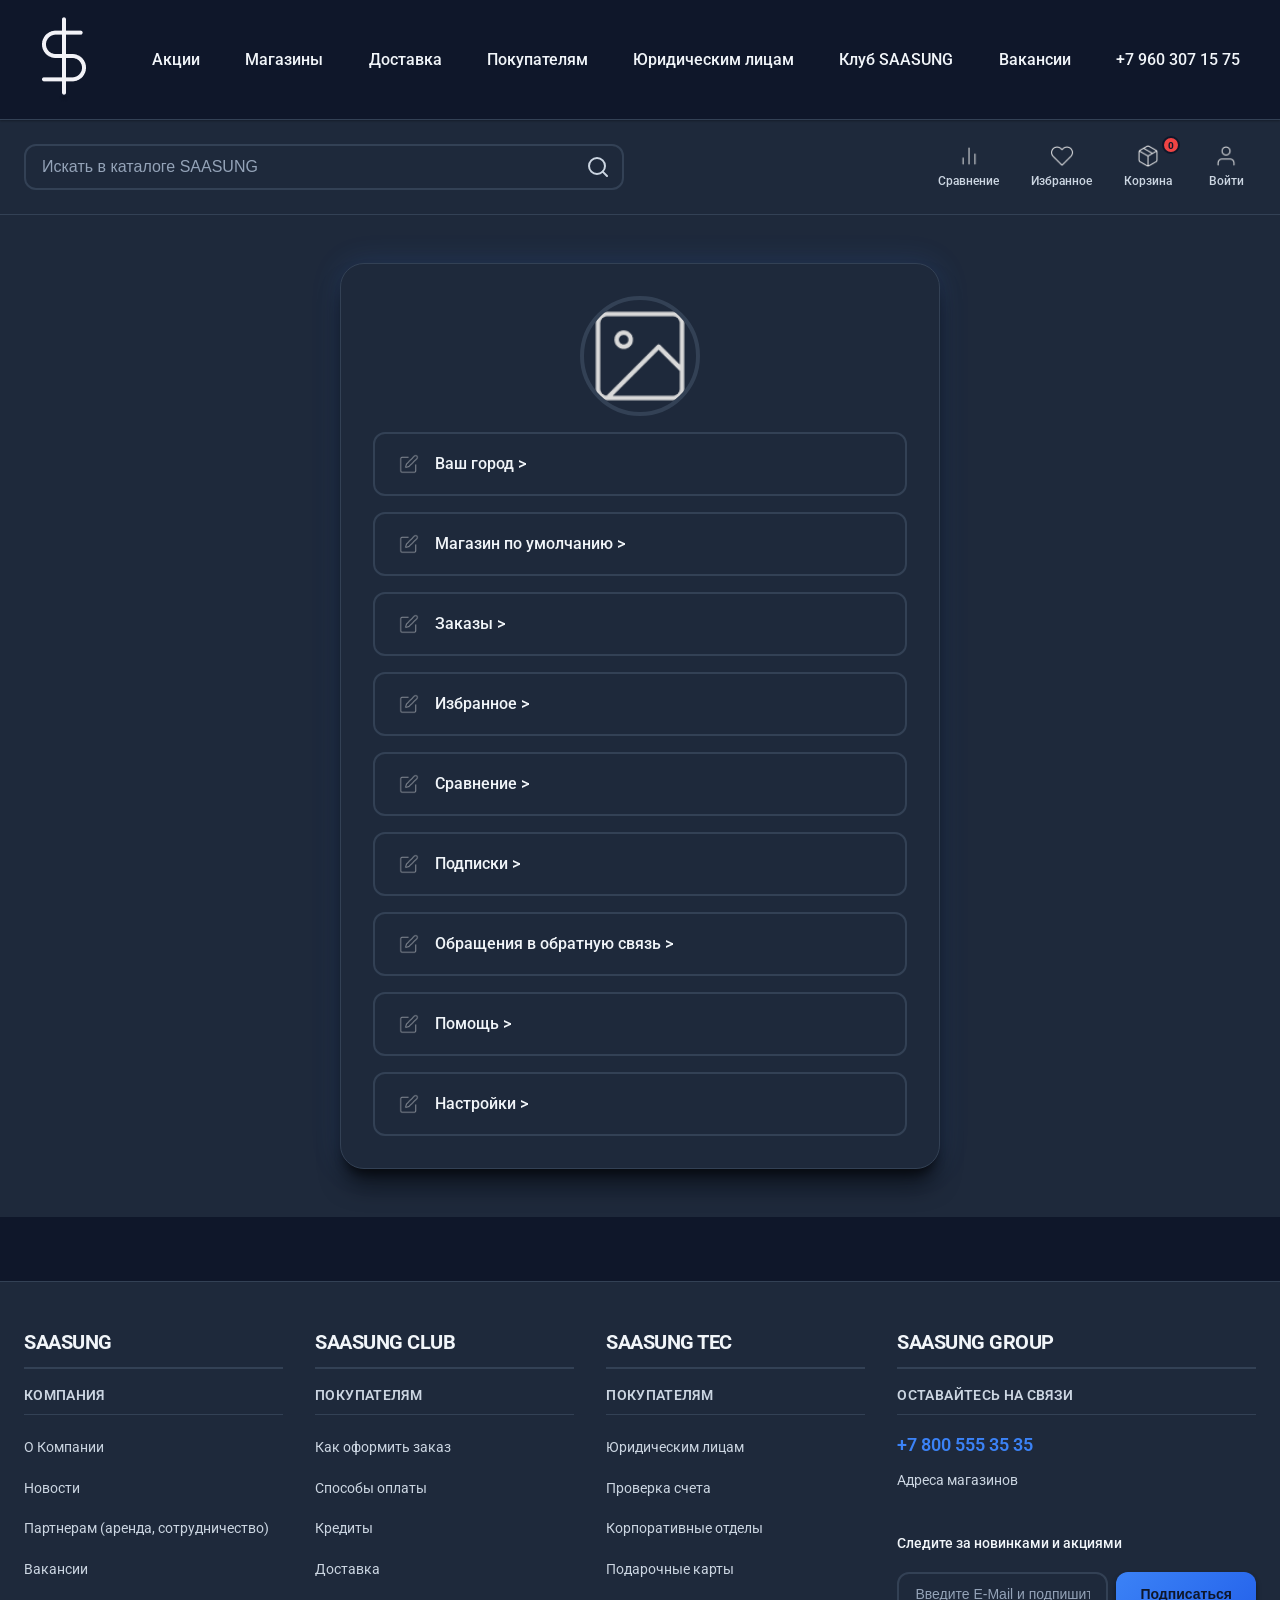
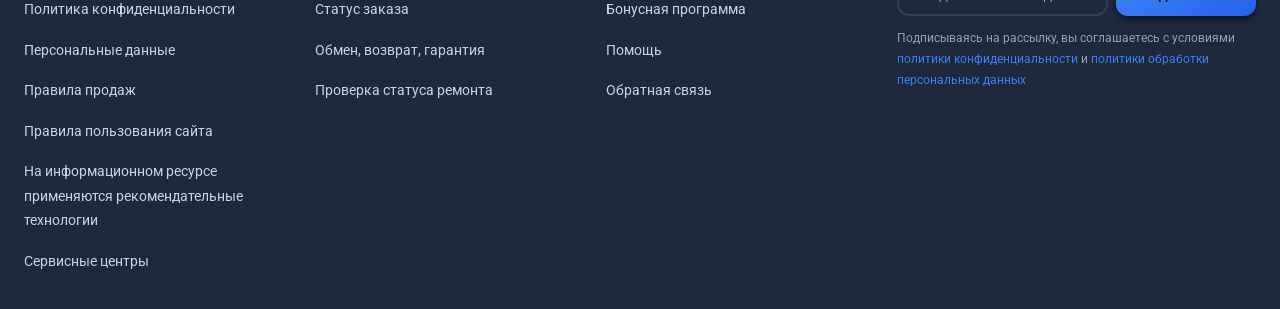
<file: profile.html>
<!DOCTYPE html>
<html lang="ru">

<head>
  <meta name="yandex-verification" content="c2b0e4ff22bf9af0" />
  <meta charset="UTF-8" />
  <meta name="viewport" content="width=device-width, initial-scale=1.0" />
  <meta name="description" content="Личный кабинет пользователя SAASUNG. Управление заказами, избранным, настройками профиля." />
  <title>Профиль - SAASUNG</title>
  <link rel="stylesheet" href="styles/style.css" />
  <link rel="stylesheet" href="styles/footer.css" />
  <link rel="stylesheet" href="styles/header.css" />
  <link rel="stylesheet" href="styles/main_page.css" />
  <link rel="stylesheet" href="styles/sign_in_style.css" />
  <link rel="stylesheet" href="styles/profile.css" />
  <link href="https://fonts.googleapis.com/css?family=Roboto" rel="stylesheet" type="text/css" />
  <script src="js/components-loader.js" defer></script>
  <script src="js/mobile-menu.js" defer></script>
</head>

  <!-- Google tag (gtag.js) -->
<script async src="https://www.googletagmanager.com/gtag/js?id=G-K7X7FSVYLH"></script>
<script>
  window.dataLayer = window.dataLayer || [];
  function gtag(){dataLayer.push(arguments);}
  gtag('js', new Date());

  gtag('config', 'G-K7X7FSVYLH');
</script>

<body>
  <a href="#main-content" class="skip-link">Перейти к основному содержимому</a>
  <div data-component="header"></div>

  <main id="main-content">
    <div class="profile_sec">
      <div class="profile">
        <a href="#" class="avatar"><img src="assets/Image.png" alt="Аватар пользователя" loading="lazy" /></a>
        <div class="profile_settings">
          <a href="#">
            <img src="assets/edit.png" alt="Редактировать" />
            <p>Ваш город ></p>
          </a>
        </div>
        <div class="profile_settings">
          <a href="#">
            <img src="assets/edit.png" alt="Редактировать" />
            <p>Магазин по умолчанию ></p>
          </a>
        </div>
        <div class="profile_settings">
          <a href="#">
            <img src="assets/edit.png" alt="Редактировать" />
            <p>Заказы ></p>
          </a>
        </div>
        <div class="profile_settings">
          <a href="#">
            <img src="assets/edit.png" alt="Редактировать" />
            <p>Избранное ></p>
          </a>
        </div>
        <div class="profile_settings">
          <a href="#">
            <img src="assets/edit.png" alt="Редактировать" />
            <p>Сравнение ></p>
          </a>
        </div>
        <div class="profile_settings">
          <a href="#">
            <img src="assets/edit.png" alt="Редактировать" />
            <p>Подписки ></p>
          </a>
        </div>
        <div class="profile_settings">
          <a href="#">
            <img src="assets/edit.png" alt="Редактировать" />
            <p>Обращения в обратную связь ></p>
          </a>
        </div>
        <div class="profile_settings">
          <a href="#">
            <img src="assets/edit.png" alt="Редактировать" />
            <p>Помощь ></p>
          </a>
        </div>
        <div class="profile_settings">
          <a href="#">
            <img src="assets/edit.png" alt="Редактировать" />
            <p>Настройки ></p>
          </a>
        </div>
      </div>
    </div>
  </main>

  <div data-component="footer"></div>
</body>

</html>
</file>
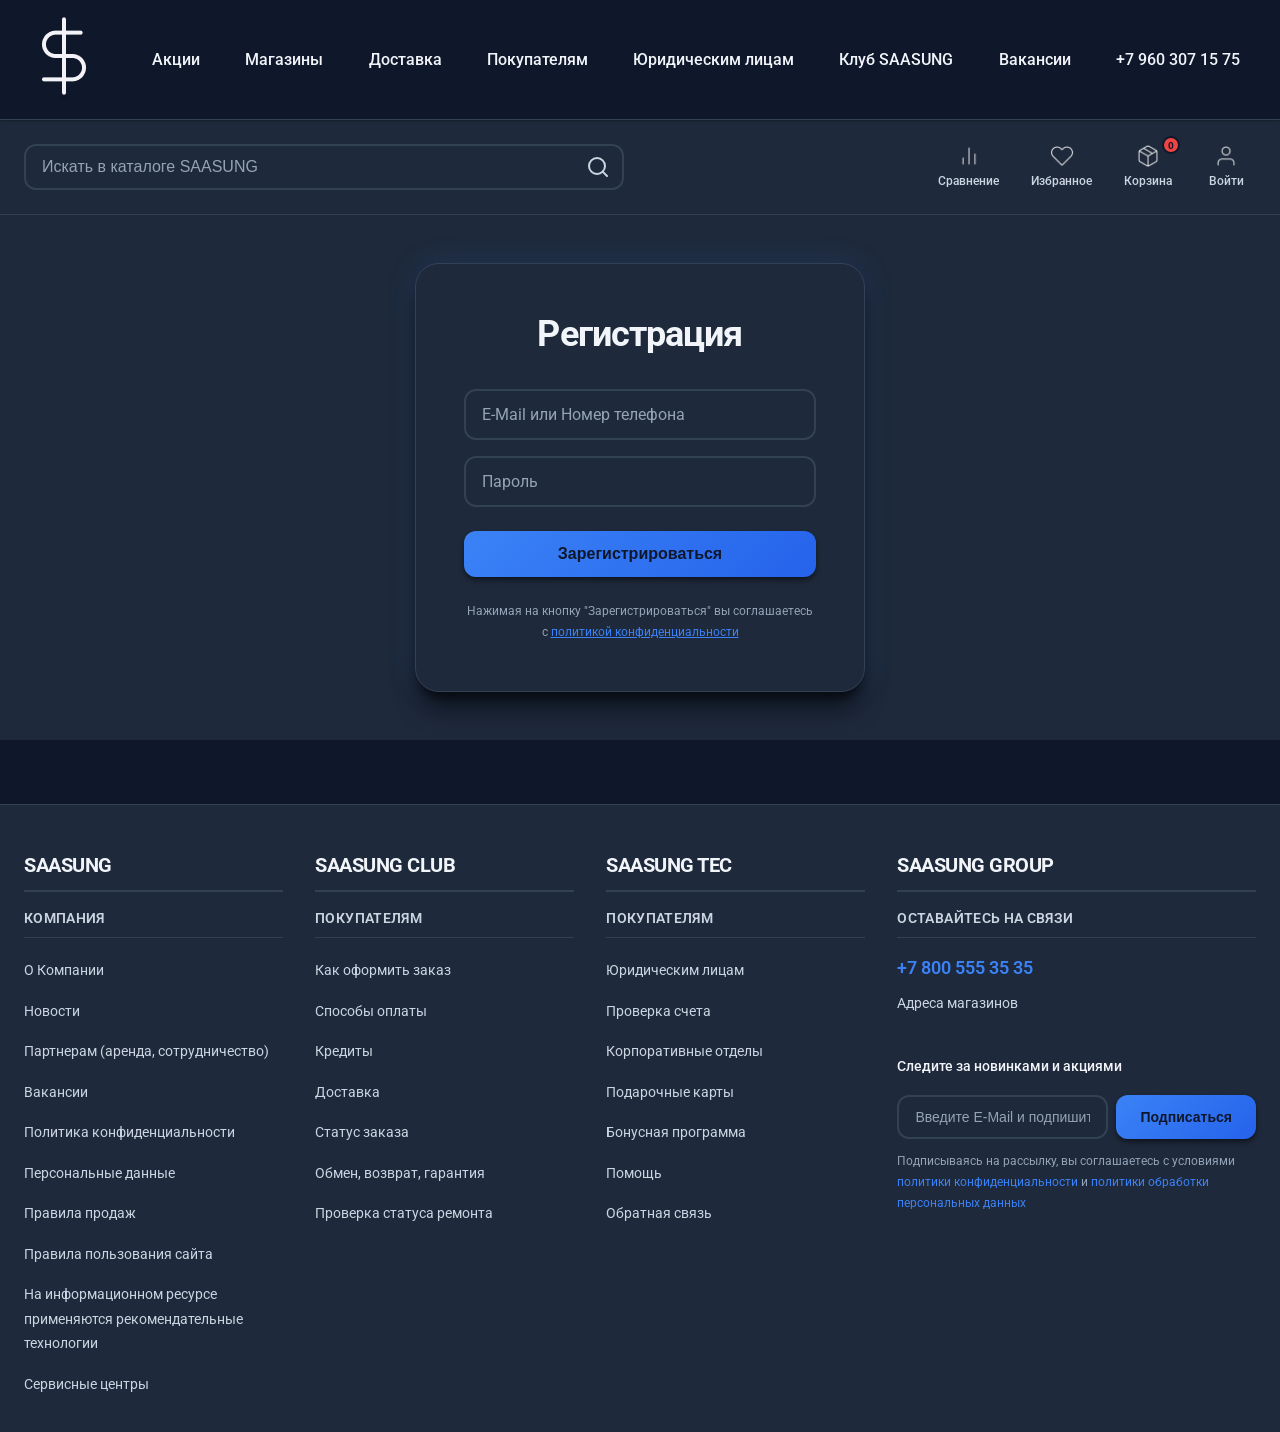
<file: reg.html>
<!DOCTYPE html>
<html lang="ru">
  <head>
    <meta name="yandex-verification" content="c2b0e4ff22bf9af0" />
    <meta charset="UTF-8" />
    <meta name="viewport" content="width=device-width, initial-scale=1.0" />
    <meta
      name="description"
      content="Регистрация в интернет-магазине SAASUNG. Создайте аккаунт для доступа к персональным предложениям и быстрым заказам."
    />
    <title>Регистрация - SAASUNG</title>
    <link rel="stylesheet" href="styles/style.css" />
    <link rel="stylesheet" href="styles/footer.css" />
    <link rel="stylesheet" href="styles/header.css" />
    <link rel="stylesheet" href="styles/main_page.css" />
    <link rel="stylesheet" href="styles/sign_in_style.css" />
    <link
      href="https://fonts.googleapis.com/css?family=Roboto"
      rel="stylesheet"
      type="text/css"
    />
    <script src="js/components-loader.js" defer></script>
    <script src="js/mobile-menu.js" defer></script>
  </head>

  <!-- Google tag (gtag.js) -->
<script async src="https://www.googletagmanager.com/gtag/js?id=G-K7X7FSVYLH"></script>
<script>
  window.dataLayer = window.dataLayer || [];
  function gtag(){dataLayer.push(arguments);}
  gtag('js', new Date());

  gtag('config', 'G-K7X7FSVYLH');
</script>

  <body>
    <a href="#main-content" class="skip-link"
      >Перейти к основному содержимому</a
    >
    <div data-component="header"></div>

    <main id="main-content">
      <div class="sign_in_content">
        <div class="sign_in_entry">
          <h1>Регистрация</h1>
          <form action="#" method="post" aria-label="Форма регистрации">
            <input
              type="email"
              placeholder="E-Mail или Номер телефона"
              aria-label="Email или номер телефона"
              required
            />
            <input
              type="password"
              placeholder="Пароль"
              aria-label="Пароль"
              required
            />
            <button type="submit" class="button_entry">
              Зарегистрироваться
            </button>
          </form>
          <p>
            Нажимая на кнопку "Зарегистрироваться" вы соглашаетесь с
            <a href="#">политикой конфиденциальности</a>
          </p>
        </div>
      </div>
    </main>

    <div data-component="footer"></div>
  </body>
</html>
</file>
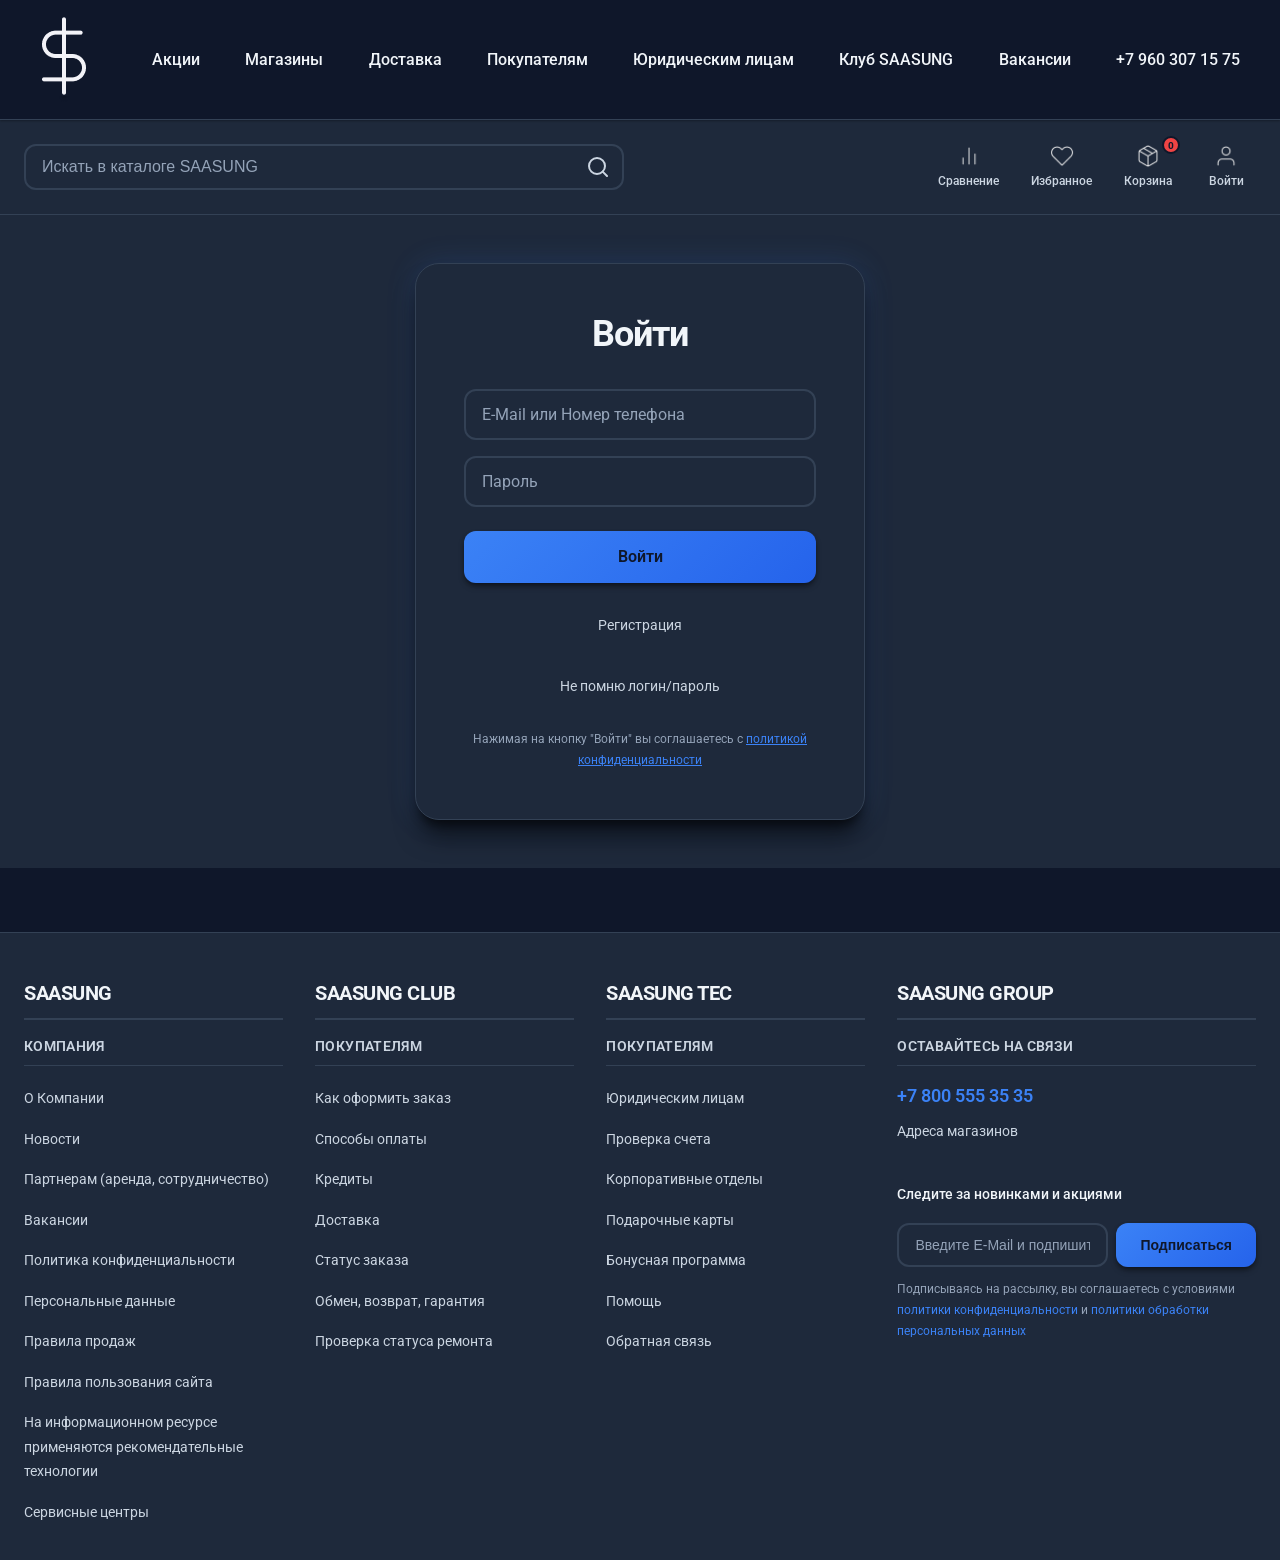
<file: sign_in_page.html>
<!DOCTYPE html>
<html lang="ru">
  <head>
    <meta name="yandex-verification" content="c2b0e4ff22bf9af0" />
    <meta charset="UTF-8" />
    <meta name="viewport" content="width=device-width, initial-scale=1.0" />
    <meta
      name="description"
      content="Вход в личный кабинет SAASUNG. Авторизуйтесь для доступа к персональным предложениям и истории заказов."
    />
    <title>Вход - SAASUNG</title>
    <link rel="stylesheet" href="styles/style.css" />
    <link rel="stylesheet" href="styles/footer.css" />
    <link rel="stylesheet" href="styles/header.css" />
    <link rel="stylesheet" href="styles/main_page.css" />
    <link rel="stylesheet" href="styles/sign_in_style.css" />
    <link
      href="https://fonts.googleapis.com/css?family=Roboto"
      rel="stylesheet"
      type="text/css"
    />
    <script src="js/components-loader.js" defer></script>
    <script src="js/mobile-menu.js" defer></script>
  </head>

  <!-- Google tag (gtag.js) -->
<script async src="https://www.googletagmanager.com/gtag/js?id=G-K7X7FSVYLH"></script>
<script>
  window.dataLayer = window.dataLayer || [];
  function gtag(){dataLayer.push(arguments);}
  gtag('js', new Date());

  gtag('config', 'G-K7X7FSVYLH');
</script>

  <body>
    <a href="#main-content" class="skip-link"
      >Перейти к основному содержимому</a
    >
    <div data-component="header"></div>

    <main id="main-content">
      <div class="sign_in_content">
        <div class="sign_in_entry">
          <h1>Войти</h1>
          <form action="#" method="post" aria-label="Форма входа">
            <input
              type="email"
              placeholder="E-Mail или Номер телефона"
              aria-label="Email или номер телефона"
              required
            />
            <input
              type="password"
              placeholder="Пароль"
              aria-label="Пароль"
              required
            />
            <!-- <button type="submit" class="button_entry">Войти</button> -->
            <a href="/courseproject/profile.html" class="button_entry">Войти</a>
          </form>
          <a class="cant_remember" href="reg.html">Регистрация</a>
          <a class="cant_remember" href="#">Не помню логин/пароль</a>
          <p>
            Нажимая на кнопку "Войти" вы соглашаетесь с
            <a href="#">политикой конфиденциальности</a>
          </p>
        </div>
      </div>
    </main>

    <div data-component="footer"></div>
  </body>
</html>
</file>
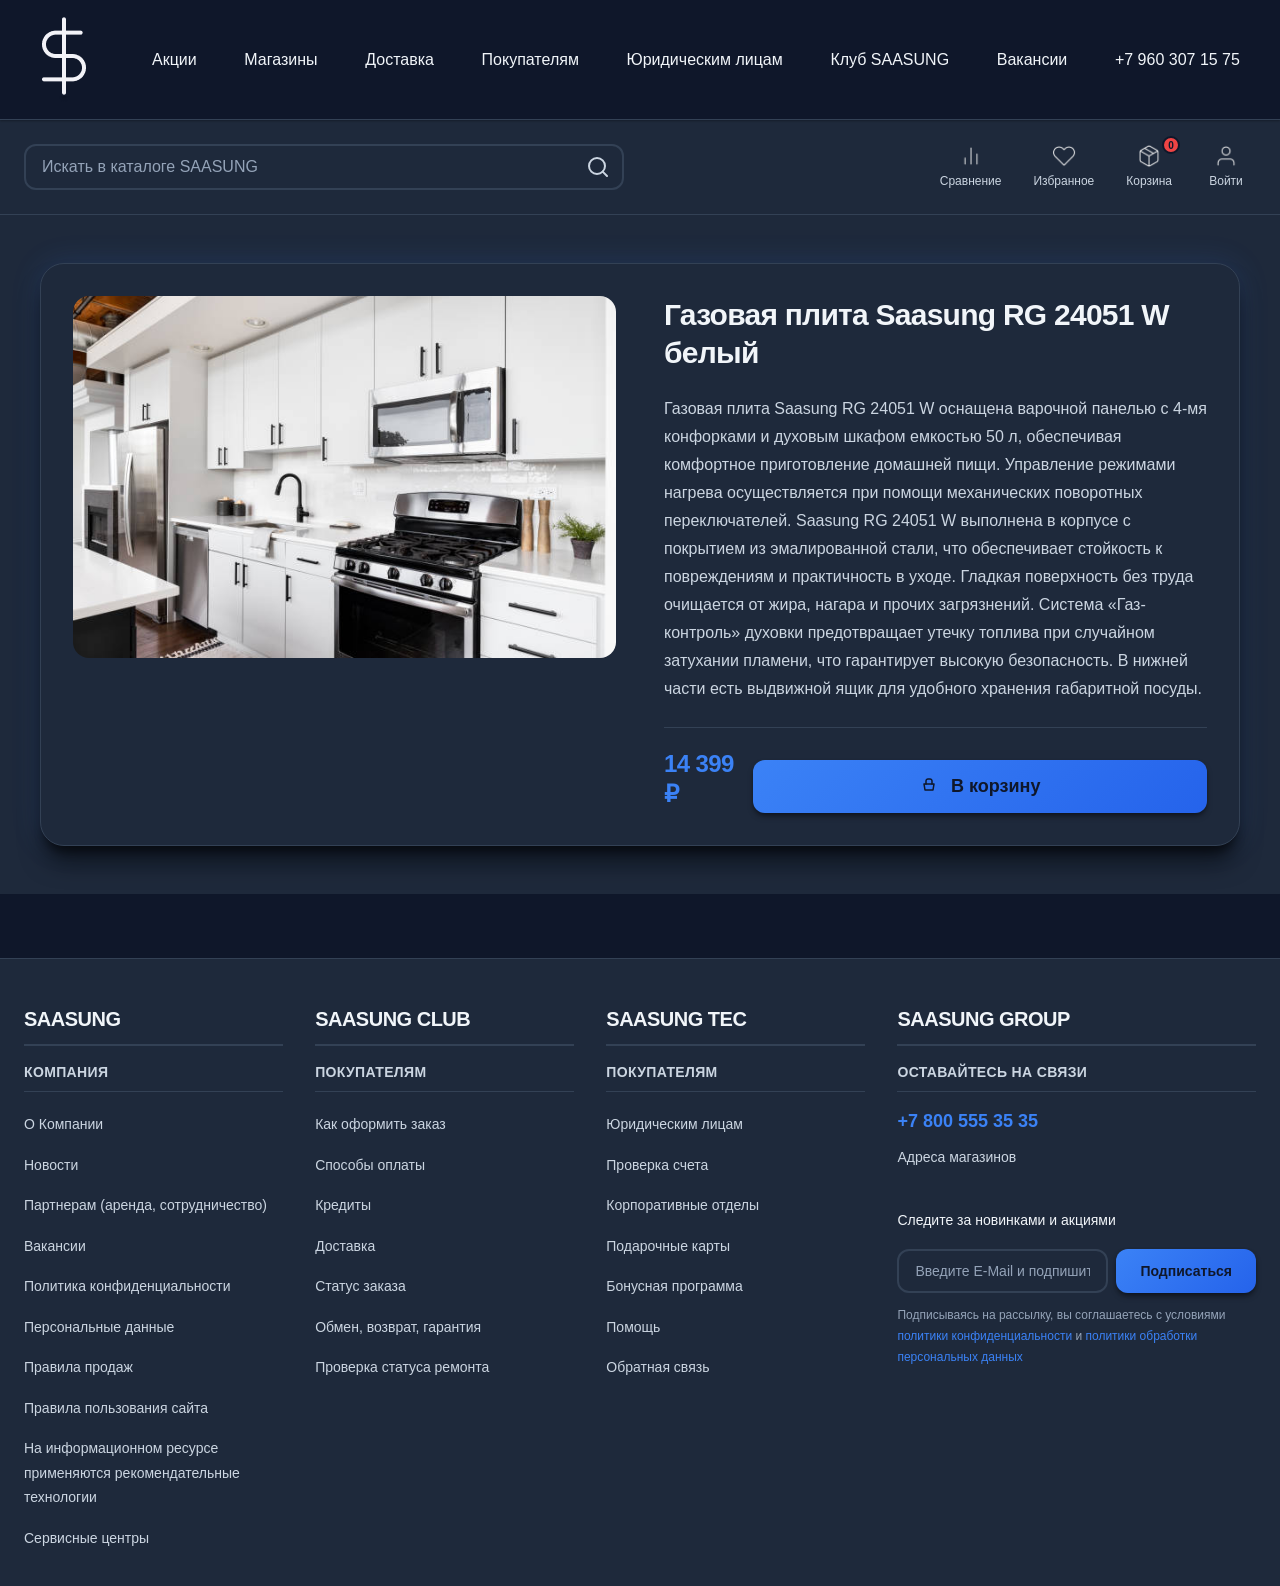
<file: stuff.html>
<!DOCTYPE html>
<html lang="ru">
  <head>
    <meta name="yandex-verification" content="c2b0e4ff22bf9af0" />
    <meta charset="UTF-8" />
    <meta http-equiv="X-UA-Compatible" content="IE=edge" />
    <meta name="viewport" content="width=device-width, initial-scale=1.0" />
    <meta
      name="description"
      content="Газовая плита Saasung RG 24051 W белого цвета. Варочная панель с 4 конфорками, духовой шкаф 50 л. Купить в интернет-магазине SAASUNG."
    />
    <meta
      name="keywords"
      content="газовая плита, Saasung RG 24051 W, кухонная техника, плита белая"
    />

    <!-- Open Graph / Facebook -->
    <meta property="og:type" content="product" />
    <meta property="og:url" content="https://saasung-shop.com/stuff.html" />
    <meta
      property="og:title"
      content="Газовая плита Saasung RG 24051 W белый - SAASUNG"
    />
    <meta
      property="og:description"
      content="Газовая плита с варочной панелью 4 конфорки и духовым шкафом 50 л"
    />
    <meta
      property="og:image"
      content="https://saasung-shop.com/assets/stuff_2.jpg"
    />
    <meta property="product:price:amount" content="14399" />
    <meta property="product:price:currency" content="RUB" />

    <title>Газовая плита Saasung RG 24051 W белый - SAASUNG</title>
    <link rel="stylesheet" href="styles/footer.css" />
    <link rel="stylesheet" href="styles/header.css" />
    <link rel="stylesheet" href="styles/stuff.css" />
    <link rel="stylesheet" href="styles/style.css" />
    <link rel="stylesheet" href="styles/main_page.css" />
    <script src="js/components-loader.js" defer></script>
    <script src="js/mobile-menu.js" defer></script>
  </head>

  <!-- Google tag (gtag.js) -->
<script async src="https://www.googletagmanager.com/gtag/js?id=G-K7X7FSVYLH"></script>
<script>
  window.dataLayer = window.dataLayer || [];
  function gtag(){dataLayer.push(arguments);}
  gtag('js', new Date());

  gtag('config', 'G-K7X7FSVYLH');
</script>

  <body>
    <a href="#main-content" class="skip-link"
      >Перейти к основному содержимому</a
    >
    <div data-component="header"></div>

    <main id="main-content">
      <div class="stuff_page">
        <div class="stuff_content">
          <div
            class="stuff_item"
            itemscope
            itemtype="https://schema.org/Product"
          >
            <img
              src="assets/stuff_2.jpg"
              alt="Газовая плита Saasung RG 24051 W белого цвета"
              loading="lazy"
              itemprop="image"
            />
            <div class="stuff_about">
              <a href="stuff.html" itemprop="url">
                <h3 itemprop="name">Газовая плита Saasung RG 24051 W белый</h3>
              </a>
              <p itemprop="description">
                Газовая плита Saasung RG 24051 W оснащена варочной панелью с
                4-мя конфорками и духовым шкафом емкостью 50 л, обеспечивая
                комфортное приготовление домашней пищи. Управление режимами
                нагрева осуществляется при помощи механических поворотных
                переключателей. Saasung RG 24051 W выполнена в корпусе с
                покрытием из эмалированной стали, что обеспечивает стойкость к
                повреждениям и практичность в уходе. Гладкая поверхность без
                труда очищается от жира, нагара и прочих загрязнений. Система
                «Газ-контроль» духовки предотвращает утечку топлива при
                случайном затухании пламени, что гарантирует высокую
                безопасность. В нижней части есть выдвижной ящик для удобного
                хранения габаритной посуды.
                <span class="adaptive_stuff"
                  >Техника Saasung поможет создать уютную и комфортную атмосферу
                  в доме. Вы можете насладиться легкостью приготовления
                  кулинарных блюд без лишних трат. Еще одна особенность домашней
                  помощницы заключается в наличии конфорки увеличенной мощности,
                  которая придется как нельзя кстати, к примеру, для быстрого
                  кипячения воды. Предусмотренный в основании плиты ящик станет
                  гарантом компактного хранения различных кухонных
                  принадлежностей.</span
                >
              </p>
              <p
                class="adaptive_stuff"
                itemprop="additionalProperty"
                itemscope
                itemtype="https://schema.org/PropertyValue"
              >
                <span itemprop="name">Гарантия продавца / производителя</span>:
                <span itemprop="value">24 мес.</span> <br />
                <span itemprop="name">Тип</span>:
                <span itemprop="value">газовая плита</span> <br />
                <span itemprop="name">Основной цвет</span>:
                <span itemprop="value">белый</span> <br />
                <span itemprop="name">Число газовых конфорок</span>:
                <span itemprop="value">4 шт</span> <br />
                <span itemprop="name">Материал изготовления поверхности</span>:
                <span itemprop="value">эмалированная сталь</span> <br />
                <span itemprop="name">Материал решеток (держателей)</span>:
                <span itemprop="value">чугун</span> <br />
                <span itemprop="name">Число конфорок "Двойная корона"</span>:
                <span itemprop="value">0 шт</span> <br />
                <span itemprop="name">Число конфорок "Тройная корона"</span>:
                <span itemprop="value">0 шт</span> <br />
                <span itemprop="name">Газ-контроль конфорок</span>:
                <span itemprop="value">есть</span> <br />
                <span itemprop="name">Электроподжиг</span>:
                <span itemprop="value">есть</span> <br />
                <span itemprop="name">Активация электроподжига</span>:
                <span itemprop="value">встроенный в поворотную ручку</span>
                <br />
                <span itemprop="name">Крышка</span>:
                <span itemprop="value">стеклянная</span> <br />
                <span itemprop="name">Минимальный диаметр посуды</span>:
                <span itemprop="value">120 мм</span> <br />
                <span itemprop="name">Максимальный диаметр посуды</span>:
                <span itemprop="value">240 мм</span> <br />
                <span itemprop="name">Тип духовки</span>:
                <span itemprop="value">газовый</span> <br />
                <span itemprop="name">Объем духовки</span>:
                <span itemprop="value">52 л</span> <br />
                <span itemprop="name">Количество режимов работы</span>:
                <span itemprop="value">2 шт</span> <br />
                <span itemprop="name">Режимы работы духовки</span>:
                <span itemprop="value">гриль, нижний нагрев</span> <br />
                <span itemprop="name">Гриль</span>:
                <span itemprop="value">есть</span> <br />
                <span itemprop="name">Вертел</span>:
                <span itemprop="value">есть</span>
                <span itemprop="name">Конвекция в духовке</span>:
                <span itemprop="value">нет</span> <br />
                <span itemprop="name">Вентилятор охлаждения</span>:
                <span itemprop="value">нет</span> <br />
                <span itemprop="name">Термостат</span>:
                <span itemprop="value">есть</span> <br />
                <span itemprop="name">Термометр</span>:
                <span itemprop="value">нет</span> <br />
                <span itemprop="name">Электроподжиг духовки</span>:
                <span itemprop="value">есть</span> <br />
                <span itemprop="name">Газ-контроль духовки</span>:
                <span itemprop="value">есть</span> <br />
                <span itemprop="name">Подсветка духовки</span>:
                <span itemprop="value">есть</span> <br />
                <span itemprop="name">Количество стекол дверцы духовки</span>:
                <span itemprop="value">2 шт</span> <br />
                <span itemprop="name">Съемное стекло дверцы</span>:
                <span itemprop="value">есть</span> <br />
                <span itemprop="name">Направляющие духовки</span>:
                <span itemprop="value">проволочные</span> <br />
                <span itemprop="name"
                  >Количество уровней с телескопическими направляющими</span
                >: <span itemprop="value">0</span> <br />
                <span itemprop="name">Съемные направляющие для противней</span>:
                <span itemprop="value">есть</span> <br />
                <span itemprop="name"
                  >Количество уровней установки противней</span
                >: <span itemprop="value">4</span> <br />
                <span itemprop="name">Количество ламп освещения</span>:
                <span itemprop="value">1 шт</span> <br />
                <span itemprop="name">Доводчик двери</span>:
                <span itemprop="value">нет</span> <br />
                <span itemprop="name">Очистка духовки</span>:
                <span itemprop="value">традиционная</span> <br />
                <span itemprop="name">Общая тепловая мощность</span>:
                <span itemprop="value">10.1 кВт</span> <br />
                <span itemprop="name">Мощность каждой конфорки</span>:
                <span itemprop="value"
                  >1 кВт (правая задняя ), 1.8 кВт (левая задняя ), 1.8 кВт
                  (левая передняя ), 2.8 кВт (правая передняя )</span
                >
                <br />
                <span itemprop="name">Мощность духовки</span>:
                <span itemprop="value">2.7 кВт</span> <br />
                <span itemprop="name">Напряжение питания</span>:
                <span itemprop="value">220-230 В / 50 Гц</span> <br />
                <span itemprop="name">Мощность в выключенном режиме</span>:
                <span itemprop="value">0 Вт</span> <br />
                <span itemprop="name">Вид газа</span>:
                <span itemprop="value"
                  >природный (метан), сжиженный (пропан-бутан)</span
                >
                <br />
                <span itemprop="name">Настроенный вид газа</span>:
                <span itemprop="value">природный (метан)</span> <br />
                <span itemprop="name">Форсунки в комплекте</span>:
                <span itemprop="value">на сжиженный</span> <br />
                <span itemprop="name">Наличие кабеля питания / вилки</span>:
                <span itemprop="value">кабель с вилкой</span> <br />
                <span itemprop="name">Вид управления</span>:
                <span itemprop="value">кнопки, поворотный механизм</span> <br />
                <span itemprop="name">Дисплей</span>:
                <span itemprop="value">есть</span> <br />
                <span itemprop="name">Часы</span>:
                <span itemprop="value">есть</span> <br />
                <span itemprop="name">Таймер</span>:
                <span itemprop="value">звуковой</span> <br />
                <span itemprop="name">Защитное отключение</span>:
                <span itemprop="value">нет</span> <br />
                <span itemprop="name">Блокировка дверцы духовки</span>:
                <span itemprop="value">нет</span> <br />
                <span itemprop="name">Ящик для посуды</span>:
                <span itemprop="value">есть</span> <br />
                <span itemprop="name">Комплектация</span>:
                <span itemprop="value"
                  >документация, жаровня, противень, решетка</span
                >
                <br />
                <span itemprop="name">Регулируемые ножки</span>:
                <span itemprop="value">есть</span> <br />
                <span itemprop="name">Ширина</span>:
                <span itemprop="value">50 см</span> <br />
                <span itemprop="name">Высота</span>:
                <span itemprop="value">85 см</span> <br />
                <span itemprop="name">Глубина</span>:
                <span itemprop="value">58.5 см</span> <br />
                <span itemprop="name">Вес</span>:
                <span itemprop="value">41 кг</span> <br />
                <span itemprop="name">Ширина упаковки</span>:
                <span itemprop="value">55.6 см</span> <br />
                <span itemprop="name">Высота упаковки</span>:
                <span itemprop="value">96.4 см</span> <br />
                <span itemprop="name">Глубина упаковки</span>:
                <span itemprop="value">70 см</span> <br />
                <span itemprop="name">Вес в упаковке</span>:
                <span itemprop="value">45.5 кг</span> <br />
              </p>
              <button
                class="adaptive_stuff_button"
                aria-label="Показать характеристики"
              >
                <h2>Характеристики</h2>
              </button>
              <div class="product-price-cart">
                <a
                  href="#"
                  itemprop="offers"
                  itemscope
                  itemtype="https://schema.org/Offer"
                  class="product-price"
                >
                  <h2 itemprop="price" content="14399">14 399 ₽</h2>
                  <meta itemprop="priceCurrency" content="RUB" />
                </a>
                <button
                  class="product-detail-cart"
                  aria-label="Добавить в корзину"
                >
                  <svg
                    width="20"
                    height="20"
                    viewBox="0 0 20 20"
                    fill="none"
                    xmlns="http://www.w3.org/2000/svg"
                  >
                    <path
                      d="M5 7H15L14 13H6L5 7Z"
                      stroke="currentColor"
                      stroke-width="1.5"
                      stroke-linecap="round"
                      stroke-linejoin="round"
                    />
                    <path
                      d="M7 7V4C7 3.46957 7.21071 2.96086 7.58579 2.58579C7.96086 2.21071 8.46957 2 9 2H11C11.5304 2 12.0391 2.21071 12.4142 2.58579C12.7893 2.96086 13 3.46957 13 4V7"
                      stroke="currentColor"
                      stroke-width="1.5"
                      stroke-linecap="round"
                      stroke-linejoin="round"
                    />
                  </svg>
                  В корзину
                </button>
              </div>
            </div>
          </div>
        </div>
      </div>
    </main>

    <div data-component="footer"></div>

    <script type="application/ld+json">
      {
        "@context": "https://schema.org",
        "@type": "Product",
        "name": "Газовая плита Saasung RG 24051 W белый",
        "image": "https://saasung-shop.com/assets/stuff_2.jpg",
        "description": "Газовая плита с варочной панелью 4 конфорки и духовым шкафом 50 л",
        "brand": {
          "@type": "Brand",
          "name": "Saasung"
        },
        "offers": {
          "@type": "Offer",
          "url": "https://saasung-shop.com/stuff.html",
          "priceCurrency": "RUB",
          "price": "14399",
          "availability": "https://schema.org/InStock"
        }
      }
    </script>
  </body>
</html>
</file>
<file: styles/style.css>
@import url('./variables.css');
@import url('./base.css');

/* Skip link для доступности */
.skip-link {
  position: absolute;
  top: -40px;
  left: 0;
  background: var(--primary);
  color: var(--text-inverse);
  padding: var(--spacing-sm) var(--spacing-md);
  text-decoration: none;
  z-index: 1000;
  border-radius: var(--radius-md);
  font-weight: var(--font-weight-medium);
  transition: top var(--transition-fast);
}

.skip-link:focus {
  top: 0;
  outline: 2px solid var(--primary);
  outline-offset: 2px;
}

/* ===== TYPOGRAPHY ===== */
h1, h2, h3, h4, h5, h6 {
  font-weight: var(--font-weight-bold);
  line-height: var(--line-height-tight);
  color: var(--text-primary);
  margin: 0 0 0.5em 0;
  letter-spacing: var(--letter-spacing-tight);
}

h1 {
  font-size: var(--font-size-4xl);
  font-weight: var(--font-weight-bold);
  line-height: var(--line-height-tight);
}

h2 {
  font-size: var(--font-size-3xl);
  font-weight: var(--font-weight-bold);
  line-height: var(--line-height-tight);
}

h3 {
  font-size: var(--font-size-2xl);
  font-weight: var(--font-weight-semibold);
  line-height: var(--line-height-normal);
}

h4 {
  font-size: var(--font-size-xl);
  font-weight: var(--font-weight-semibold);
  line-height: var(--line-height-normal);
}

h5 {
  font-size: var(--font-size-lg);
  font-weight: var(--font-weight-medium);
  line-height: var(--line-height-normal);
}

h6 {
  font-size: var(--font-size-base);
  font-weight: var(--font-weight-medium);
  line-height: var(--line-height-normal);
}

p {
  font-size: var(--font-size-base);
  line-height: var(--line-height-relaxed);
  color: var(--text-primary);
  margin: 0 0 1em 0;
}

a {
  color: var(--primary);
  text-decoration: none;
  transition: color var(--transition-fast);
}

a:hover {
  color: var(--primary-hover);
}

a:focus {
  outline: 2px solid var(--primary);
  outline-offset: 2px;
  border-radius: var(--radius-sm);
}

body {
  font-family: var(--font-family);
  font-size: var(--font-size-base);
  line-height: var(--line-height-normal);
  color: var(--text-primary);
  background-color: var(--bg-primary);
  -webkit-font-smoothing: antialiased;
  -moz-osx-font-smoothing: grayscale;
}

.margin {
  max-width: var(--max-width);
  width: 100%;
  margin: 0 auto;
  padding: 0 var(--container-padding);
}
</file>
<file: styles/footer.css>
@import url('./variables.css');

/* ===== FOOTER ===== */
.site-footer {
  background-color: var(--bg-secondary);
  border-top: 1px solid var(--border-light);
  padding: 3rem 0 2rem;
  margin-top: 4rem;
}

.footer_posfix {
  display: grid;
  grid-template-columns: repeat(4, 1fr);
  gap: 2rem;
}

.saasung_footer,
.saasung_footer_club,
.saasung_footer_tec,
.saasung_footer_group {
  display: flex;
  flex-direction: column;
}

.saasung_footer h2,
.saasung_footer_club h2,
.saasung_footer_tec h2,
.saasung_footer_group h2 {
  font-size: var(--font-size-xl);
  font-weight: var(--font-weight-bold);
  color: var(--text-primary);
  margin: 0 0 1rem 0;
  padding-bottom: 0.75rem;
  border-bottom: 2px solid var(--border-light);
}

.saasung_footer h4,
.saasung_footer_club h4,
.saasung_footer_tec h4,
.saasung_footer_group h4 {
  font-size: var(--font-size-sm);
  font-weight: var(--font-weight-semibold);
  color: var(--text-secondary);
  text-transform: uppercase;
  letter-spacing: var(--letter-spacing-wide);
  margin: 0 0 1rem 0;
  padding-bottom: 0.5rem;
  border-bottom: 1px solid var(--border-light);
}

.saasung_footer nav,
.saasung_footer_club nav,
.saasung_footer_tec nav {
  display: flex;
  flex-direction: column;
  gap: 0.5rem;
}

.saasung_footer a,
.saasung_footer_club a,
.saasung_footer_tec a {
  color: var(--text-secondary);
  text-decoration: none;
  font-size: var(--font-size-sm);
  line-height: var(--line-height-relaxed);
  transition: all var(--transition-fast);
  padding: 0.25rem 0;
}

.saasung_footer a:hover,
.saasung_footer_club a:hover,
.saasung_footer_tec a:hover {
  color: var(--primary);
  padding-left: 0.5rem;
}

.saasung_footer a:focus,
.saasung_footer_club a:focus,
.saasung_footer_tec a:focus {
  outline: 2px solid var(--primary);
  outline-offset: 2px;
  border-radius: var(--radius-sm);
  color: var(--primary);
}

/* ===== FOOTER CONTACT ===== */
.footer-contact {
  display: flex;
  flex-direction: column;
  gap: 0.75rem;
  margin-bottom: 1.5rem;
}

.footer-phone {
  font-size: var(--font-size-lg);
  font-weight: var(--font-weight-semibold);
  color: var(--primary);
  text-decoration: none;
  transition: color var(--transition-fast);
}

.footer-phone:hover {
  color: var(--primary-hover);
}

.footer-phone:focus {
  outline: 2px solid var(--primary);
  outline-offset: 2px;
  border-radius: var(--radius-sm);
}

.footer-contact a:not(.footer-phone) {
  color: var(--text-secondary);
  text-decoration: none;
  font-size: var(--font-size-sm);
  transition: color var(--transition-fast);
}

.footer-contact a:not(.footer-phone):hover {
  color: var(--primary);
}

.footer-contact a:not(.footer-phone):focus {
  outline: 2px solid var(--primary);
  outline-offset: 2px;
  border-radius: var(--radius-sm);
}

/* ===== FOOTER SUBSCRIBE ===== */
.footer-subscribe {
  margin-top: 1rem;
}

.subscribe-title {
  font-size: var(--font-size-sm);
  font-weight: var(--font-weight-medium);
  color: var(--text-primary);
  margin: 0 0 1rem 0;
}

.subscribe-form {
  display: flex;
  gap: 0.5rem;
  margin-bottom: 0.75rem;
}

.subscribe-input {
  flex: 1;
  padding: 0.75rem 1rem;
  font-size: var(--font-size-sm);
  color: var(--text-primary);
  background-color: var(--bg-secondary);
  border: 2px solid var(--border-light);
  border-radius: var(--radius-lg);
  transition: border-color var(--transition-fast), box-shadow var(--transition-fast);
}

.subscribe-input:focus {
  outline: none;
  border-color: var(--primary);
  box-shadow: 0 0 0 3px var(--primary-glow);
}

.subscribe-input::placeholder {
  color: var(--text-tertiary);
}

.subscribe-button {
  padding: 0.75rem 1.5rem;
  background: linear-gradient(135deg, var(--primary) 0%, var(--primary-hover) 100%);
  color: var(--text-inverse);
  border: none;
  border-radius: var(--radius-lg);
  font-size: var(--font-size-sm);
  font-weight: var(--font-weight-semibold);
  cursor: pointer;
  transition: transform var(--transition-fast), box-shadow var(--transition-base), background var(--transition-fast);
  white-space: nowrap;
  box-shadow: var(--shadow-md);
}

.subscribe-button:hover {
  background: linear-gradient(135deg, var(--primary-hover) 0%, var(--primary) 100%);
  transform: translateY(-2px);
  box-shadow: var(--shadow-glow);
}

.subscribe-button:focus {
  outline: 2px solid var(--primary);
  outline-offset: 2px;
}

.subscribe-button:active {
  transform: translateY(0);
}

.politic_links {
  font-size: var(--font-size-xs);
  color: var(--text-tertiary);
  line-height: var(--line-height-relaxed);
  margin: 0;
}

.politic_links a {
  color: var(--primary);
  text-decoration: none;
  transition: color var(--transition-fast);
}

.politic_links a:hover {
  color: var(--primary-hover);
  text-decoration: underline;
}

.politic_links a:focus {
  outline: 2px solid var(--primary);
  outline-offset: 2px;
  border-radius: var(--radius-sm);
}

/* ===== RESPONSIVE ===== */
@media (max-width: 1200px) {
  .footer_posfix {
    grid-template-columns: repeat(2, 1fr);
    gap: 2.5rem;
  }
  
  .saasung_footer_group {
    grid-column: 1 / -1;
  }
}

@media (max-width: 768px) {
  .site-footer {
    padding: 2rem 0 1.5rem;
    margin-top: 3rem;
  }
  
  .footer_posfix {
    grid-template-columns: 1fr;
    gap: 2rem;
  }
  
  .saasung_footer_group {
    grid-column: 1;
  }
  
  .subscribe-form {
    flex-direction: column;
  }
  
  .subscribe-button {
    width: 100%;
  }
}

@media (max-width: 480px) {
  .site-footer {
    padding: 1.5rem 0 1rem;
  }
  
  .footer_posfix {
    gap: 1.5rem;
  }
  
  .saasung_footer h2,
  .saasung_footer_club h2,
  .saasung_footer_tec h2,
  .saasung_footer_group h2 {
    font-size: var(--font-size-lg);
  }
}
</file>
<file: styles/header.css>
@import url("./variables.css");

/* ===== HEADER ===== */
.site-header {
  background-color: var(--bg-primary);
  border-bottom: 1px solid var(--border-light);
  box-shadow: var(--shadow-sm);
  position: sticky;
  top: 0;
  z-index: 100;
  overflow: visible;
}

.header-top {
  display: flex;
  align-items: center;
  justify-content: space-between;
  padding: 1rem 0;
  gap: 2rem;
}

.logo {
  flex-shrink: 0;
}

.logo img {
  width: 80px;
  height: auto;
  display: block;
}

.logo a {
  display: block;
  transition: opacity var(--transition-fast);
}

.logo a:hover {
  opacity: 0.8;
}

.logo a:focus {
  outline: 2px solid var(--primary);
  outline-offset: 4px;
  border-radius: var(--radius-sm);
}

/* ===== NAVIGATION ===== */
.main-nav {
  flex: 1;
  overflow: visible;
}

.menu {
  display: flex;
  align-items: center;
  justify-content: space-between;
  gap: 0.5rem;
  list-style: none;
  margin: 0;
  padding: 0;
  overflow: visible;
}

.menu > li {
  position: relative;
  overflow: visible;
}

.menu > li > a {
  display: block;
  padding: 0.75rem 1rem;
  color: var(--text-primary);
  font-size: var(--font-size-base);
  font-weight: var(--font-weight-medium);
  text-decoration: none;
  border-radius: var(--radius-md);
  transition: all var(--transition-fast);
  white-space: nowrap;
}

.menu > li > a:hover {
  background-color: var(--bg-secondary);
  color: var(--primary);
}

.menu > li > a:focus {
  outline: 2px solid var(--primary);
  outline-offset: 2px;
  background-color: var(--primary-light);
}

/* Submenu */
.has-submenu {
  position: relative;
}

.submenu {
  position: absolute;
  top: 100%;
  left: 0;
  min-width: 240px;
  max-width: 320px;
  background-color: var(--bg-card);
  border: 1px solid var(--border-light);
  border-radius: var(--radius-lg);
  box-shadow: var(--shadow-xl);
  padding: 0.5rem 0;
  margin-top: 0.75rem;
  list-style: none;
  opacity: 0;
  visibility: hidden;
  transform: translateY(-10px);
  transition: opacity var(--transition-base), visibility var(--transition-base),
    transform var(--transition-base);
  z-index: 1000;
  overflow: visible;
  max-height: none;
}

.has-submenu:hover .submenu,
.has-submenu:focus-within .submenu {
  opacity: 1;
  visibility: visible;
  transform: translateY(0);
}

.submenu li {
  margin: 0;
}

.submenu a {
  display: block;
  padding: 0.75rem 1.5rem;
  color: var(--text-primary);
  font-size: var(--font-size-sm);
  text-decoration: none;
  transition: background-color var(--transition-fast),
    color var(--transition-fast), padding-left var(--transition-fast);
  white-space: normal;
  line-height: var(--line-height-normal);
  min-height: 2.75rem;
  word-wrap: break-word;
  overflow-wrap: break-word;
}

.submenu a:hover {
  background-color: var(--bg-secondary);
  color: var(--primary);
  padding-left: 1.75rem;
}

.submenu a:focus {
  outline: 2px solid var(--primary);
  outline-offset: -2px;
  background-color: var(--primary-light);
}

/* ===== SEARCH SECTION ===== */
.search_sec {
  background-color: var(--bg-secondary);
  border-bottom: 1px solid var(--border-light);
  padding: 1rem 0;
}

.search_sec_support {
  display: flex;
  align-items: center;
  justify-content: space-between;
  gap: 2rem;
}

.search-wrapper {
  flex: 1;
  max-width: 600px;
  position: relative;
  display: flex;
  align-items: center;
}

.search-input {
  width: 100%;
  padding: 0.75rem 3rem 0.75rem 1rem;
  font-size: var(--font-size-base);
  color: var(--text-primary);
  background-color: var(--bg-secondary);
  border: 2px solid var(--border-light);
  border-radius: var(--radius-lg);
  transition: border-color var(--transition-fast),
    box-shadow var(--transition-fast);
}

.search-input:focus {
  outline: none;
  border-color: var(--primary);
  box-shadow: 0 0 0 3px var(--primary-glow);
}

.search-input::placeholder {
  color: var(--text-tertiary);
}

.search-button {
  position: absolute;
  right: 0.5rem;
  padding: 0.5rem;
  background: none;
  border: none;
  color: var(--text-secondary);
  cursor: pointer;
  display: flex;
  align-items: center;
  justify-content: center;
  border-radius: var(--radius-md);
  transition: all var(--transition-fast);
}

.search-button:hover {
  color: var(--primary);
  background-color: var(--bg-secondary);
}

.search-button:focus {
  outline: 2px solid var(--primary);
  outline-offset: 2px;
}

/* ===== HEADER ACTIONS ===== */
.header-actions {
  display: flex;
  align-items: center;
  gap: 1rem;
}

.action-button {
  display: flex;
  flex-direction: column;
  align-items: center;
  gap: 0.25rem;
  padding: 0.5rem;
  color: var(--text-primary);
  text-decoration: none;
  border-radius: var(--radius-md);
  transition: all var(--transition-fast);
  position: relative;
  min-width: 60px;
}

.action-button img {
  width: 24px;
  height: 24px;
  object-fit: contain;
}

.action-label {
  font-size: var(--font-size-xs);
  font-weight: var(--font-weight-medium);
  color: var(--text-secondary);
  transition: color var(--transition-fast);
}

.action-button:hover {
  background-color: var(--bg-secondary);
}

.action-button:hover .action-label {
  color: var(--primary);
}

.action-button:focus {
  outline: 2px solid var(--primary);
  outline-offset: 2px;
}

.cart-button {
  position: relative;
}

.cart-badge {
  position: absolute;
  top: 0;
  right: 0;
  min-width: 18px;
  height: 18px;
  padding: 0 4px;
  background-color: var(--error);
  color: var(--text-inverse);
  font-size: 0.625rem;
  font-weight: var(--font-weight-bold);
  border-radius: var(--radius-full);
  display: flex;
  align-items: center;
  justify-content: center;
  border: 2px solid var(--bg-primary);
}

/* ===== MOBILE MENU ===== */
.mobile-menu-toggle {
  display: none;
  flex-direction: column;
  gap: 4px;
  padding: 0.5rem;
  background: none;
  border: none;
  cursor: pointer;
  z-index: 101;
}

.mobile-menu-toggle span {
  width: 24px;
  height: 2px;
  background-color: var(--text-primary);
  border-radius: 2px;
  transition: all var(--transition-base);
}

.mobile-menu-toggle[aria-expanded="true"] span:nth-child(1) {
  transform: rotate(45deg) translate(6px, 6px);
}

.mobile-menu-toggle[aria-expanded="true"] span:nth-child(2) {
  opacity: 0;
}

.mobile-menu-toggle[aria-expanded="true"] span:nth-child(3) {
  transform: rotate(-45deg) translate(6px, -6px);
}

.mobile-menu-toggle:focus {
  outline: 2px solid var(--primary);
  outline-offset: 2px;
  border-radius: var(--radius-md);
}

/* ===== RESPONSIVE ===== */
@media (max-width: 1024px) {
  .menu > li > a {
    padding: 0.5rem 0.75rem;
    font-size: var(--font-size-sm);
  }

  .action-label {
    display: none;
  }

  .action-button {
    min-width: 44px;
  }
}

@media (max-width: 768px) {
  .mobile-menu-toggle {
    display: flex;
  }

  .main-nav {
    position: fixed;
    top: 0;
    left: 0;
    right: 0;
    bottom: 0;
    background-color: var(--bg-primary);
    transform: translateX(-100%);
    transition: transform var(--transition-base);
    z-index: 100;
    overflow-y: auto;
    padding: 5rem 1.5rem 2rem;
  }

  .main-nav.active {
    transform: translateX(0);
  }

  .menu {
    flex-direction: column;
    align-items: stretch;
    gap: 0;
  }

  .menu > li {
    border-bottom: 1px solid var(--border-light);
  }

  .menu > li > a {
    padding: 1rem;
    border-radius: 0;
  }

  .submenu {
    position: static;
    opacity: 1;
    visibility: visible;
    transform: none;
    box-shadow: none;
    border: none;
    border-top: 1px solid var(--border-light);
    margin: 0;
    padding: 0;
  }

  .submenu a {
    padding-left: 2rem;
  }

  .search_sec_support {
    flex-direction: column;
    gap: 1rem;
  }

  .search-wrapper {
    max-width: 100%;
  }

  .header-actions {
    width: 100%;
    justify-content: space-around;
  }
}

@media (max-width: 480px) {
  .logo img {
    width: 100px;
  }

  .search-input {
    font-size: var(--font-size-sm);
    padding: 0.625rem 2.5rem 0.625rem 0.875rem;
  }
}
</file>
<file: styles/main_page.css>
@import url("./variables.css");

/* ===== CARDS SLIDER ===== */
.cards {
  background-color: var(--bg-secondary);
  padding: 3rem 0;
}

.slider-container {
  position: relative;
  overflow: hidden;
  width: 100%;
  margin-bottom: 2rem;
  padding-top: 16px;
  padding-bottom: 4px;
}

.cards_support {
  display: flex;
  transition: transform var(--transition-slow);
  gap: 1.5rem;
  padding: 0;
}

.card {
  flex: 0 0 calc(25% - 1.125rem);
  background-color: var(--bg-card);
  border: 1px solid var(--border-light);
  border-radius: var(--radius-xl);
  box-shadow: var(--shadow-lg);
  overflow: visible;
  transition: transform var(--transition-base),
    box-shadow var(--transition-base), border-color var(--transition-fast);
  cursor: pointer;
  display: flex;
  flex-direction: column;
  position: relative;
  will-change: transform, box-shadow;
}

.card::before {
  content: "";
  position: absolute;
  top: 0;
  left: 0;
  right: 0;
  bottom: 0;
  background: linear-gradient(
    135deg,
    rgba(59, 130, 246, 0.05) 0%,
    rgba(59, 130, 246, 0) 100%
  );
  opacity: 0;
  transition: opacity var(--transition-base);
  pointer-events: none;
  z-index: 1;
  will-change: opacity;
}

.card:hover {
  transform: translateY(-12px);
  box-shadow: var(--shadow-2xl);
  border-color: var(--primary);
}

.card:hover::before {
  opacity: 1;
}

.card:focus-within {
  outline: 2px solid var(--primary);
  outline-offset: 4px;
}

.card img {
  width: 100%;
  height: 200px;
  object-fit: cover;
  background-color: var(--bg-tertiary);
  border-radius: var(--radius-xl) var(--radius-xl) 0 0;
  overflow: hidden;
}

.two_card_obj {
  padding: 1.75rem;
  flex: 1;
  display: flex;
  flex-direction: column;
  position: relative;
  z-index: 2;
  background-color: var(--bg-card);
}

.two_card_obj h1 {
  font-size: var(--font-size-xl);
  font-weight: var(--font-weight-semibold);
  color: var(--text-primary);
  margin: 0 0 0.5rem 0;
  line-height: var(--line-height-tight);
  transition: color var(--transition-fast);
}

.two_card_obj a {
  text-decoration: none;
  color: inherit;
}

.two_card_obj a:hover h1,
.two_card_obj a:focus h1 {
  color: var(--primary);
}

.two_card_obj p {
  font-size: var(--font-size-sm);
  color: var(--text-secondary);
  line-height: var(--line-height-relaxed);
  margin: 0;
  flex: 1;
}

/* ===== SLIDER CONTROLS ===== */
.slider-controls {
  display: flex;
  justify-content: center;
  align-items: center;
  gap: 1rem;
  margin-top: 2rem;
}

.slider-btn {
  width: 44px;
  height: 44px;
  border-radius: var(--radius-full);
  border: 2px solid var(--border-light);
  background-color: var(--bg-primary);
  color: var(--text-primary);
  cursor: pointer;
  display: flex;
  align-items: center;
  justify-content: center;
  font-size: var(--font-size-xl);
  transition: background-color var(--transition-fast),
    color var(--transition-fast), border-color var(--transition-fast),
    transform var(--transition-fast), box-shadow var(--transition-fast);
  box-shadow: var(--shadow-sm);
  will-change: transform, background-color, box-shadow;
}

.slider-btn:hover {
  background-color: var(--primary);
  color: var(--text-inverse);
  border-color: var(--primary);
  transform: scale(1.05);
  box-shadow: var(--shadow-md);
}

.slider-btn:focus {
  outline: 2px solid var(--primary);
  outline-offset: 2px;
}

.slider-btn:active {
  transform: scale(0.95);
}

.slider-dots {
  display: flex;
  gap: 0.5rem;
  align-items: center;
}

.slider-dot {
  width: 10px;
  height: 10px;
  border-radius: var(--radius-full);
  background-color: var(--border-medium);
  cursor: pointer;
  transition: background-color var(--transition-fast),
    transform var(--transition-fast), width var(--transition-fast),
    height var(--transition-fast);
  border: 2px solid transparent;
  will-change: transform, background-color;
}

.slider-dot:hover {
  background-color: var(--primary);
  transform: scale(1.2);
}

.slider-dot.active {
  background-color: var(--primary);
  width: 12px;
  height: 12px;
}

.slider-dot:focus {
  outline: 2px solid var(--primary);
  outline-offset: 2px;
}

/* ===== BEST SELLERS ===== */
.best_sellers {
  background-color: var(--bg-primary);
  padding: 4rem 0;
}

.best_sellers_header {
  text-align: center;
  margin-bottom: 3rem;
}

.best_sellers_header h1 {
  font-size: var(--font-size-3xl);
  font-weight: var(--font-weight-bold);
  color: var(--text-primary);
  margin: 0 0 0.75rem 0;
  line-height: var(--line-height-tight);
}

.best_sellers_header p {
  font-size: var(--font-size-lg);
  color: var(--text-secondary);
  margin: 0;
}

.goods {
  display: grid;
  grid-template-columns: repeat(auto-fit, minmax(300px, 1fr));
  gap: 2rem;
  padding: 1rem 0;
  overflow: visible;
}

.stuff {
  background-color: var(--bg-card);
  border: 1px solid var(--border-light);
  border-radius: var(--radius-xl);
  box-shadow: var(--shadow-lg);
  overflow: visible;
  transition: transform var(--transition-base),
    box-shadow var(--transition-base), border-color var(--transition-fast);
  display: flex;
  flex-direction: column;
  height: 100%;
  position: relative;
  will-change: transform, box-shadow;
}

.stuff::before {
  content: "";
  position: absolute;
  top: 0;
  left: 0;
  right: 0;
  bottom: 0;
  background: linear-gradient(
    135deg,
    rgba(59, 130, 246, 0.05) 0%,
    rgba(59, 130, 246, 0) 100%
  );
  opacity: 0;
  transition: opacity var(--transition-base);
  pointer-events: none;
  z-index: 1;
  will-change: opacity;
}

.stuff:hover {
  transform: translateY(-8px);
  box-shadow: var(--shadow-2xl);
  border-color: var(--primary);
}

.stuff:hover::before {
  opacity: 1;
}

.stuff:focus-within {
  outline: 2px solid var(--primary);
  outline-offset: 4px;
}

.stuff img {
  width: 100%;
  height: 250px;
  object-fit: cover;
  background-color: var(--bg-tertiary);
  border-radius: var(--radius-xl) var(--radius-xl) 0 0;
  overflow: hidden;
}

.stuff_info {
  padding: 1.75rem;
  display: flex;
  flex-direction: column;
  flex: 1;
  gap: 1rem;
  position: relative;
  z-index: 2;
  background-color: var(--bg-card);
}

.stuff_info h3 {
  font-size: var(--font-size-lg);
  font-weight: var(--font-weight-semibold);
  color: var(--text-primary);
  margin: 0;
  line-height: var(--line-height-tight);
  min-height: auto;
  transition: color var(--transition-fast);
}

.stuff_info a {
  text-decoration: none;
  color: inherit;
}

.stuff_info a:hover h3,
.stuff_info a:focus h3 {
  color: var(--primary);
}

.stuff_info > p {
  font-size: var(--font-size-sm);
  color: var(--text-secondary);
  line-height: var(--line-height-relaxed);
  margin: 0;
  flex: 1;
  display: -webkit-box;
  -webkit-line-clamp: 4;
  -webkit-box-orient: vertical;
  overflow: hidden;
}

.product-price-cart {
  display: flex;
  align-items: center;
  justify-content: space-between;
  gap: 1rem;
  margin-top: auto;
  padding-top: 1rem;
  border-top: 1px solid var(--border-light);
}

.product-price {
  text-decoration: none;
}

.product-price h2 {
  font-size: var(--font-size-2xl);
  font-weight: var(--font-weight-bold);
  color: var(--primary);
  margin: 0;
  padding: 0;
  transition: color var(--transition-fast);
}

.product-price:hover h2,
.product-price:focus h2 {
  color: var(--primary-dark);
}

/* Кнопка "В корзину" */
.add-to-cart-btn {
  width: 70%;
  padding: 0.875rem 1.5rem;
  background: linear-gradient(
    135deg,
    var(--primary) 0%,
    var(--primary-hover) 100%
  );
  color: var(--text-inverse);
  border: none;
  border-radius: var(--radius-lg);
  font-size: var(--font-size-base);
  font-weight: var(--font-weight-semibold);
  cursor: pointer;
  transition: transform var(--transition-fast),
    box-shadow var(--transition-base), background var(--transition-fast);
  margin-top: 1rem;
  display: flex;
  align-items: center;
  justify-content: center;
  gap: 0.5rem;
  box-shadow: var(--shadow-md);
  position: relative;
  overflow: hidden;
  will-change: transform, box-shadow;
}

.add-to-cart-btn::before {
  content: "";
  position: absolute;
  top: 0;
  left: -100%;
  width: 100%;
  height: 100%;
  background: linear-gradient(
    90deg,
    transparent,
    rgba(255, 255, 255, 0.2),
    transparent
  );
  transition: left var(--transition-slow);
}

.add-to-cart-btn:hover {
  background: linear-gradient(
    135deg,
    var(--primary-hover) 0%,
    var(--primary) 100%
  );
  transform: translateY(-2px);
  box-shadow: var(--shadow-glow);
}

.add-to-cart-btn:hover::before {
  left: 100%;
}

.add-to-cart-btn:focus {
  outline: 2px solid var(--primary);
  outline-offset: 2px;
}

.add-to-cart-btn:active {
  transform: translateY(0);
}

/* ===== RESPONSIVE ===== */
@media (max-width: 1200px) {
  .card {
    flex: 0 0 calc(33.333% - 1rem);
  }

  .goods {
    grid-template-columns: repeat(auto-fit, minmax(280px, 1fr));
    gap: 1.5rem;
  }
}

@media (max-width: 992px) {
  .cards {
    padding: 2rem 0;
  }

  .card {
    flex: 0 0 calc(50% - 0.75rem);
  }

  .card img {
    height: 180px;
  }

  .best_sellers {
    padding: 3rem 0;
  }

  .best_sellers_header h1 {
    font-size: var(--font-size-2xl);
  }

  .goods {
    grid-template-columns: repeat(auto-fit, minmax(250px, 1fr));
    gap: 1.25rem;
  }
}

@media (max-width: 768px) {
  .cards {
    padding: 1.5rem 0;
  }

  .slider-container {
    padding-top: 12px;
    padding-bottom: 4px;
  }

  .card {
    flex: 0 0 100%;
  }

  .cards_support {
    gap: 1rem;
  }

  .best_sellers {
    padding: 2rem 0;
  }

  .best_sellers_header {
    margin-bottom: 2rem;
  }

  .best_sellers_header h1 {
    font-size: var(--font-size-xl);
  }

  .best_sellers_header p {
    font-size: var(--font-size-base);
  }

  .goods {
    grid-template-columns: 1fr;
    gap: 1.5rem;
  }

  .stuff img {
    height: 200px;
  }

  .slider-controls {
    margin-top: 1.5rem;
  }

  .slider-btn {
    width: 40px;
    height: 40px;
    font-size: var(--font-size-lg);
  }
}

@media (max-width: 480px) {
  .two_card_obj {
    padding: 1rem;
  }

  .two_card_obj h1 {
    font-size: var(--font-size-lg);
  }

  .stuff_info {
    padding: 1rem;
  }

  .stuff_info h3 {
    font-size: var(--font-size-base);
  }

  .stuff_info h2 {
    font-size: var(--font-size-xl);
  }
}
</file>
<file: styles/about.css>
@import url("./variables.css");

/* ===== ABOUT COMPANY PAGE ===== */
.about_company_info {
  background-color: var(--bg-secondary);
  padding: 3rem 1rem;
}

.about_company_content {
  max-width: 1000px;
  margin: 0 auto;
  display: flex;
  flex-direction: column;
  align-items: center;
  gap: 3rem;
}

.full_logo {
  width: 100%;
  display: flex;
  justify-content: center;
  padding: 2rem 0;
}

.full_logo img {
  max-width: 900px;
  border-radius: 1em;
  height: auto;
  filter: drop-shadow(var(--shadow-md));
}

.about_information {
  width: 100%;
  background-color: var(--bg-card);
  border: 1px solid var(--border-light);
  border-radius: var(--radius-xl);
  box-shadow: var(--shadow-lg);
  padding: 2rem;
  transition: transform var(--transition-base),
    box-shadow var(--transition-base), border-color var(--transition-fast);
}

.about_information:hover {
  box-shadow: var(--shadow-xl);
  transform: translateY(-4px);
  border-color: var(--primary);
}

.about_information h1 {
  font-size: var(--font-size-3xl);
  font-weight: var(--font-weight-bold);
  color: var(--primary);
  margin: 0 0 1rem 0;
  padding-bottom: 0.75rem;
  border-bottom: 2px solid var(--border-light);
}

.about_information p {
  font-size: var(--font-size-base);
  color: var(--text-primary);
  line-height: var(--line-height-relaxed);
  margin: 0 0 1rem 0;
}

.about_information p:last-child {
  margin-bottom: 0;
}

.adaptive {
  display: block;
}

/* ===== RESPONSIVE ===== */
@media (max-width: 768px) {
  .about_company_info {
    padding: 2rem 1rem;
  }

  .about_company_content {
    gap: 2rem;
  }

  .full_logo {
    padding: 1rem 0;
  }

  .full_logo img {
    max-width: 200px;
  }

  .about_information {
    padding: 1.5rem;
  }

  .about_information h1 {
    font-size: var(--font-size-2xl);
  }

  .about_information p {
    font-size: var(--font-size-sm);
  }

  .adaptive {
    display: none;
  }
}

@media (max-width: 480px) {
  .about_company_info {
    padding: 1.5rem 0.75rem;
  }

  .about_company_content {
    gap: 1.5rem;
  }

  .full_logo img {
    max-width: 150px;
  }

  .about_information {
    padding: 1rem;
    border-radius: var(--radius-lg);
  }

  .about_information h1 {
    font-size: var(--font-size-xl);
  }
}
</file>
<file: styles/sign_in_style.css>
@import url('./variables.css');

/* ===== SIGN IN / REGISTRATION ===== */
.sign_in_content {
  background-color: var(--bg-secondary);
  padding: 3rem 1rem;
  min-height: calc(100vh - 400px);
  display: flex;
  align-items: center;
  justify-content: center;
}

.sign_in_entry {
  background-color: var(--bg-card);
  border: 1px solid var(--border-light);
  border-radius: var(--radius-2xl);
  box-shadow: var(--shadow-xl);
  padding: 3rem;
  max-width: 450px;
  width: 100%;
  display: flex;
  flex-direction: column;
  gap: 1.5rem;
}

.sign_in_entry h1 {
  text-align: center;
  margin-bottom: 0.5rem;
  color: var(--text-primary);
}

.sign_in_entry form {
  display: flex;
  flex-direction: column;
  gap: 1rem;
}

.sign_in_entry input {
  width: 100%;
  padding: 0.875rem 1rem;
  font-size: var(--font-size-base);
  color: var(--text-primary);
  background-color: var(--bg-secondary);
  border: 2px solid var(--border-light);
  border-radius: var(--radius-lg);
  transition: border-color var(--transition-fast), box-shadow var(--transition-fast);
  font-family: var(--font-family);
}

.sign_in_entry input:focus {
  outline: none;
  border-color: var(--primary);
  box-shadow: 0 0 0 3px var(--primary-glow);
}

.sign_in_entry input::placeholder {
  color: var(--text-tertiary);
}

.sign_in_entry input:invalid:not(:placeholder-shown) {
  border-color: var(--error);
}

.sign_in_entry input:valid:not(:placeholder-shown) {
  border-color: var(--success);
}

.button_entry {
  width: 100%;
  padding: 0.875rem 1.5rem;
  background: linear-gradient(135deg, var(--primary) 0%, var(--primary-hover) 100%);
  color: var(--text-inverse);
  border: none;
  border-radius: var(--radius-lg);
  font-size: var(--font-size-base);
  font-weight: var(--font-weight-semibold);
  cursor: pointer;
  transition: transform var(--transition-fast), box-shadow var(--transition-base), background var(--transition-fast);
  text-align: center;
  text-decoration: none;
  display: inline-flex;
  align-items: center;
  justify-content: center;
  margin-top: 0.5rem;
  box-shadow: var(--shadow-md);
}

.button_entry:hover {
  background: linear-gradient(135deg, var(--primary-hover) 0%, var(--primary) 100%);
  transform: translateY(-2px);
  box-shadow: var(--shadow-glow);
}

.button_entry:focus {
  outline: 2px solid var(--primary);
  outline-offset: 2px;
  background-color: var(--primary-hover);
}

.button_entry:active {
  transform: translateY(0);
}

.cant_remember {
  color: var(--text-secondary);
  text-decoration: none;
  font-size: var(--font-size-sm);
  text-align: center;
  padding: 0.5rem;
  border-radius: var(--radius-md);
  transition: all var(--transition-fast);
  display: block;
}

.cant_remember:hover {
  color: var(--primary);
  background-color: var(--bg-secondary);
}

.cant_remember:focus {
  outline: 2px solid var(--primary);
  outline-offset: 2px;
  color: var(--primary);
}

.sign_in_entry p {
  font-size: var(--font-size-xs);
  color: var(--text-tertiary);
  text-align: center;
  margin: 0;
  line-height: var(--line-height-relaxed);
}

.sign_in_entry p a {
  color: var(--primary);
  text-decoration: underline;
  transition: color var(--transition-fast);
}

.sign_in_entry p a:hover {
  color: var(--primary-hover);
}

.sign_in_entry p a:focus {
  outline: 2px solid var(--primary);
  outline-offset: 2px;
  border-radius: var(--radius-sm);
}

/* Error states */
.input-error {
  border-color: var(--error) !important;
  background-color: var(--error-light);
}

.input-error:focus {
  box-shadow: 0 0 0 3px rgba(239, 68, 68, 0.1) !important;
}

.error-message {
  font-size: var(--font-size-sm);
  color: var(--error);
  margin-top: -0.5rem;
  display: block;
}

/* Success states */
.input-success {
  border-color: var(--success) !important;
  background-color: var(--success-light);
}

/* Loading state */
.button_entry.loading {
  position: relative;
  color: transparent;
  pointer-events: none;
}

.button_entry.loading::after {
  content: '';
  position: absolute;
  width: 20px;
  height: 20px;
  top: 50%;
  left: 50%;
  margin-left: -10px;
  margin-top: -10px;
  border: 2px solid var(--text-inverse);
  border-radius: var(--radius-full);
  border-top-color: transparent;
  animation: spin 0.6s linear infinite;
}

@keyframes spin {
  to {
    transform: rotate(360deg);
  }
}

/* ===== RESPONSIVE ===== */
@media (max-width: 768px) {
  .sign_in_content {
    padding: 2rem 1rem;
    min-height: calc(100vh - 300px);
  }
  
  .sign_in_entry {
    padding: 2rem 1.5rem;
  }
  
  .sign_in_entry h1 {
    font-size: var(--font-size-2xl);
  }
}

@media (max-width: 480px) {
  .sign_in_entry {
    padding: 1.5rem 1rem;
    border-radius: var(--radius-xl);
  }
  
  .sign_in_entry h1 {
    font-size: var(--font-size-xl);
  }
}
</file>
<file: styles/admin_panel.css>
@import url("./variables.css");

/* ===== ADMIN PANEL PAGE ===== */
.admin_panel_sec {
  background-color: var(--bg-secondary);
  padding: 3rem 1rem;
  min-height: calc(100vh - 400px);
}

.admin_panel {
  max-width: 600px;
  margin: 0 auto;
  background-color: var(--bg-card);
  border: 1px solid var(--border-light);
  border-radius: var(--radius-2xl);
  box-shadow: var(--shadow-xl);
  padding: 2rem;
  display: flex;
  flex-direction: column;
  align-items: center;
  gap: 1rem;
}

.avatar {
  width: 120px;
  height: 120px;
  border-radius: var(--radius-full);
  overflow: hidden;
  border: 4px solid var(--border-light);
  transition: all var(--transition-fast);
  display: block;
}

.avatar:hover {
  border-color: var(--primary);
  transform: scale(1.05);
}

.avatar:focus {
  outline: 2px solid var(--primary);
  outline-offset: 4px;
}

.avatar img {
  width: 100%;
  height: 100%;
  object-fit: cover;
}

.admin_settings {
  width: 100%;
}

.admin_settings a {
  display: flex;
  align-items: center;
  justify-content: space-between;
  padding: 1rem 1.5rem;
  background-color: var(--bg-secondary);
  border: 2px solid var(--border-light);
  border-radius: var(--radius-lg);
  text-decoration: none;
  color: var(--text-primary);
  font-size: var(--font-size-base);
  font-weight: var(--font-weight-medium);
  transition: background-color var(--transition-fast),
    border-color var(--transition-fast), color var(--transition-fast),
    transform var(--transition-fast);
  gap: 1rem;
}

.admin_settings a:hover {
  background-color: var(--bg-tertiary);
  border-color: var(--primary);
  color: var(--primary);
  transform: translateX(4px);
}

.admin_settings a:focus {
  outline: 2px solid var(--primary);
  outline-offset: 2px;
  border-color: var(--primary);
}

.admin_settings img {
  width: 20px;
  height: 20px;
  flex-shrink: 0;
  opacity: 0.6;
  transition: opacity var(--transition-fast);
}

.admin_settings a:hover img,
.admin_settings a:focus img {
  opacity: 1;
}

.admin_settings p {
  margin: 0;
  flex: 1;
  text-align: left;
}

/* ===== RESPONSIVE ===== */
@media (max-width: 768px) {
  .admin_panel_sec {
    padding: 2rem 1rem;
  }

  .admin_panel {
    padding: 1.5rem;
    border-radius: var(--radius-xl);
  }

  .avatar {
    width: 100px;
    height: 100px;
  }
}

@media (max-width: 480px) {
  .admin_panel {
    padding: 1rem;
  }

  .admin_settings a {
    padding: 0.875rem 1rem;
    font-size: var(--font-size-sm);
  }

  .avatar {
    width: 80px;
    height: 80px;
  }
}
</file>
<file: styles/goods.css>
@import url('./variables.css');

/* ===== GOODS PAGE ===== */
.goods {
  background-color: var(--bg-primary);
  padding: 3rem 1rem;
}

.goods_content {
  display: grid;
  grid-template-columns: repeat(auto-fit, minmax(300px, 1fr));
  gap: 2rem;
  max-width: 1200px;
  margin: 0 auto;
  padding: 1rem 0;
  overflow: visible;
}

.goods_item {
  background-color: var(--bg-card);
  border: 1px solid var(--border-light);
  border-radius: var(--radius-xl);
  box-shadow: var(--shadow-lg);
  overflow: visible;
  transition: transform var(--transition-base), box-shadow var(--transition-base), border-color var(--transition-fast);
  display: flex;
  flex-direction: column;
  cursor: pointer;
  position: relative;
  will-change: transform, box-shadow;
}

.goods_item::before {
  content: '';
  position: absolute;
  top: 0;
  left: 0;
  right: 0;
  bottom: 0;
  background: linear-gradient(135deg, rgba(59, 130, 246, 0.05) 0%, rgba(59, 130, 246, 0) 100%);
  opacity: 0;
  transition: opacity var(--transition-base);
  pointer-events: none;
  z-index: 1;
  will-change: opacity;
}

.goods_item:hover {
  transform: translateY(-12px);
  box-shadow: var(--shadow-2xl);
  border-color: var(--primary);
}

.goods_item:hover::before {
  opacity: 1;
}

.goods_item:focus-within {
  outline: 2px solid var(--primary);
  outline-offset: 4px;
}

.goods_item img {
  width: 100%;
  height: 250px;
  object-fit: cover;
  background-color: var(--bg-tertiary);
  border-radius: var(--radius-xl) var(--radius-xl) 0 0;
  overflow: hidden;
}

.goods_item h1 {
  font-size: var(--font-size-2xl);
  font-weight: var(--font-weight-bold);
  color: var(--text-primary);
  margin: 0;
  padding: 1.75rem 1.75rem 0.875rem;
  transition: color var(--transition-fast);
  position: relative;
  z-index: 2;
}

.goods_item a {
  text-decoration: none;
  color: inherit;
}

.goods_item a:hover h1,
.goods_item a:focus h1 {
  color: var(--primary);
}

.goods_item p {
  font-size: var(--font-size-base);
  color: var(--text-secondary);
  line-height: var(--line-height-relaxed);
  margin: 0;
  padding: 0 1.75rem 1.75rem;
  flex: 1;
  position: relative;
  z-index: 2;
}

/* ===== RESPONSIVE ===== */
@media (max-width: 768px) {
  .goods {
    padding: 2rem 1rem;
  }
  
  .goods_content {
    grid-template-columns: 1fr;
    gap: 1.5rem;
  }
  
  .goods_item img {
    height: 200px;
  }
  
  .goods_item h1 {
    font-size: var(--font-size-xl);
    padding: 1rem 1rem 0.5rem;
  }
  
  .goods_item p {
    padding: 0 1rem 1rem;
    font-size: var(--font-size-sm);
  }
}

@media (max-width: 480px) {
  .goods {
    padding: 1.5rem 0.75rem;
  }
  
  .goods_item img {
    height: 180px;
  }
}
</file>
<file: styles/ordered.css>
@import url("./variables.css");

/* ===== CART PAGE ===== */
.cart {
  background-color: var(--bg-primary);
  padding: 3rem 1rem;
}

.cart_content {
  display: grid;
  grid-template-columns: repeat(auto-fit, minmax(300px, 1fr));
  gap: 2rem;
  max-width: 1200px;
  margin: 0 auto;
  padding: 1rem 0;
  overflow: visible;
}

.cart_item {
  background-color: var(--bg-card);
  border: 1px solid var(--border-light);
  border-radius: var(--radius-xl);
  box-shadow: var(--shadow-lg);
  overflow: visible;
  transition: transform var(--transition-base),
    box-shadow var(--transition-base), border-color var(--transition-fast);
  display: flex;
  flex-direction: column;
  cursor: pointer;
  position: relative;
  will-change: transform, box-shadow;
  align-items: center;
  padding-bottom: 3em;
}

.cart_item::before {
  content: "";
  position: absolute;
  top: 0;
  left: 0;
  right: 0;
  bottom: 0;
  background: linear-gradient(
    135deg,
    rgba(59, 130, 246, 0.05) 0%,
    rgba(59, 130, 246, 0) 100%
  );
  opacity: 0;
  transition: opacity var(--transition-base);
  pointer-events: none;
  z-index: 1;
  will-change: opacity;
}

.cart_item:hover {
  transform: translateY(-12px);
  box-shadow: var(--shadow-2xl);
  border-color: var(--primary);
}

.cart_item:hover::before {
  opacity: 1;
}

.cart_item:focus-within {
  outline: 2px solid var(--primary);
  outline-offset: 4px;
}

.cart_item img {
  width: 100%;
  height: 250px;
  object-fit: cover;
  background-color: var(--bg-tertiary);
  border-radius: var(--radius-xl) var(--radius-xl) 0 0;
  overflow: hidden;
}

.cart_item h1 {
  font-size: var(--font-size-2xl);
  font-weight: var(--font-weight-bold);
  color: var(--text-primary);
  margin: 0;
  padding: 1.75rem 1.75rem 0.875rem;
  transition: color var(--transition-fast);
  position: relative;
  z-index: 2;
}

.cart_item a {
  text-decoration: none;
  color: inherit;
}

.cart_item a:hover h1,
.cart_item a:focus h1 {
  color: var(--primary);
}

.cart_item p {
  font-size: var(--font-size-base);
  color: var(--text-secondary);
  line-height: var(--line-height-relaxed);
  margin: 0;
  padding: 0 1.75rem 1.75rem;
  flex: 1;
  position: relative;
  z-index: 2;
}

/* ===== RESPONSIVE ===== */
@media (max-width: 768px) {
  .cart {
    padding: 2rem 1rem;
  }

  .cart_content {
    grid-template-columns: 1fr;
    gap: 1.5rem;
  }

  .cart_item img {
    height: 200px;
  }

  .cart_item h1 {
    font-size: var(--font-size-xl);
    padding: 1rem 1rem 0.5rem;
  }

  .cart_item p {
    padding: 0 1rem 1rem;
    font-size: var(--font-size-sm);
  }
}

@media (max-width: 480px) {
  .cart {
    padding: 1.5rem 0.75rem;
  }

  .cart_item img {
    height: 180px;
  }
}

.remove-from-cart-btn {
  width: 70%;
  padding: 0.875rem 1.5rem;
  background: linear-gradient(
    135deg,
    var(--primary) 0%,
    var(--primary-hover) 100%
  );
  color: var(--text-inverse);
  border: none;
  border-radius: var(--radius-lg);
  font-size: var(--font-size-base);
  font-weight: var(--font-weight-semibold);
  cursor: pointer;
  transition: transform var(--transition-fast),
    box-shadow var(--transition-base), background var(--transition-fast);
  margin-top: 1rem;
  display: flex;
  align-items: center;
  justify-content: center;
  gap: 0.5rem;
  box-shadow: var(--shadow-md);
  position: relative;
  overflow: hidden;
  will-change: transform, box-shadow;
}

.remove-from-cart-btn::before {
  content: "";
  position: absolute;
  top: 0;
  left: -100%;
  width: 100%;
  height: 100%;
  background: linear-gradient(
    90deg,
    transparent,
    rgba(255, 255, 255, 0.2),
    transparent
  );
  transition: left var(--transition-slow);
}

.remove-from-cart-btn:hover {
  background: linear-gradient(
    135deg,
    var(--primary-hover) 0%,
    var(--primary) 100%
  );
  transform: translateY(-2px);
  box-shadow: var(--shadow-glow);
}

.remove-from-cart-btn:hover::before {
  left: 100%;
}

.remove-from-cart-btn:focus {
  outline: 2px solid var(--primary);
  outline-offset: 2px;
}

.remove-from-cart-btn:active {
  transform: translateY(0);
}

.add-to-cart-btn {
  width: 70%;
  padding: 0.875rem 1.5rem;
  background: linear-gradient(
    135deg,
    var(--primary) 0%,
    var(--primary-hover) 100%
  );
  color: var(--text-inverse);
  border: none;
  border-radius: var(--radius-lg);
  font-size: var(--font-size-base);
  font-weight: var(--font-weight-semibold);
  cursor: pointer;
  transition: transform var(--transition-fast),
    box-shadow var(--transition-base), background var(--transition-fast);
  margin-top: 1rem;
  display: flex;
  align-items: center;
  justify-content: center;
  gap: 0.5rem;
  box-shadow: var(--shadow-md);
  position: relative;
  overflow: hidden;
  will-change: transform, box-shadow;
}

.add-to-cart-btn::before {
  content: "";
  position: absolute;
  top: 0;
  left: -100%;
  width: 100%;
  height: 100%;
  background: linear-gradient(
    90deg,
    transparent,
    rgba(255, 255, 255, 0.2),
    transparent
  );
  transition: left var(--transition-slow);
}

.add-to-cart-btn:hover {
  background: linear-gradient(
    135deg,
    var(--primary-hover) 0%,
    var(--primary) 100%
  );
  transform: translateY(-2px);
  box-shadow: var(--shadow-glow);
}

.add-to-cart-btn:hover::before {
  left: 100%;
}

.add-to-cart-btn:focus {
  outline: 2px solid var(--primary);
  outline-offset: 2px;
}

.add-to-cart-btn:active {
  transform: translateY(0);
}
</file>
<file: styles/profile.css>
@import url('./variables.css');

/* ===== PROFILE PAGE ===== */
.profile_sec {
  background-color: var(--bg-secondary);
  padding: 3rem 1rem;
  min-height: calc(100vh - 400px);
}

.profile {
  max-width: 600px;
  margin: 0 auto;
  background-color: var(--bg-card);
  border: 1px solid var(--border-light);
  border-radius: var(--radius-2xl);
  box-shadow: var(--shadow-xl);
  padding: 2rem;
  display: flex;
  flex-direction: column;
  align-items: center;
  gap: 1rem;
}

.avatar {
  width: 120px;
  height: 120px;
  border-radius: var(--radius-full);
  overflow: hidden;
  border: 4px solid var(--border-light);
  transition: all var(--transition-fast);
  display: block;
}

.avatar:hover {
  border-color: var(--primary);
  transform: scale(1.05);
}

.avatar:focus {
  outline: 2px solid var(--primary);
  outline-offset: 4px;
}

.avatar img {
  width: 100%;
  height: 100%;
  object-fit: cover;
}

.profile_settings {
  width: 100%;
}

.profile_settings a {
  display: flex;
  align-items: center;
  justify-content: space-between;
  padding: 1rem 1.5rem;
  background-color: var(--bg-secondary);
  border: 2px solid var(--border-light);
  border-radius: var(--radius-lg);
  text-decoration: none;
  color: var(--text-primary);
  font-size: var(--font-size-base);
  font-weight: var(--font-weight-medium);
  transition: background-color var(--transition-fast), border-color var(--transition-fast), color var(--transition-fast), transform var(--transition-fast);
  gap: 1rem;
}

.profile_settings a:hover {
  background-color: var(--bg-tertiary);
  border-color: var(--primary);
  color: var(--primary);
  transform: translateX(4px);
}

.profile_settings a:focus {
  outline: 2px solid var(--primary);
  outline-offset: 2px;
  border-color: var(--primary);
}

.profile_settings img {
  width: 20px;
  height: 20px;
  flex-shrink: 0;
  opacity: 0.6;
  transition: opacity var(--transition-fast);
}

.profile_settings a:hover img,
.profile_settings a:focus img {
  opacity: 1;
}

.profile_settings p {
  margin: 0;
  flex: 1;
  text-align: left;
}

/* ===== RESPONSIVE ===== */
@media (max-width: 768px) {
  .profile_sec {
    padding: 2rem 1rem;
  }
  
  .profile {
    padding: 1.5rem;
    border-radius: var(--radius-xl);
  }
  
  .avatar {
    width: 100px;
    height: 100px;
  }
}

@media (max-width: 480px) {
  .profile {
    padding: 1rem;
  }
  
  .profile_settings a {
    padding: 0.875rem 1rem;
    font-size: var(--font-size-sm);
  }
  
  .avatar {
    width: 80px;
    height: 80px;
  }
}
</file>
<file: styles/stuff.css>
@import url('./variables.css');

/* ===== STUFF PAGE (Product Detail) ===== */
.stuff_page {
  background-color: var(--bg-secondary);
  padding: 3rem 1rem;
}

.stuff_content {
  max-width: 1200px;
  margin: 0 auto;
}

.stuff_item {
  background-color: var(--bg-card);
  border: 1px solid var(--border-light);
  border-radius: var(--radius-2xl);
  box-shadow: var(--shadow-xl);
  overflow: hidden;
  display: grid;
  grid-template-columns: 1fr 1fr;
  gap: 3rem;
  padding: 2rem;
}

.stuff_item img {
  width: 100%;
  height: auto;
  object-fit: cover;
  border-radius: var(--radius-xl);
  background-color: var(--bg-tertiary);
}

.stuff_about {
  display: flex;
  flex-direction: column;
  gap: 1.5rem;
}

.stuff_about h3 {
  font-size: var(--font-size-3xl);
  font-weight: var(--font-weight-bold);
  color: var(--text-primary);
  margin: 0;
  line-height: var(--line-height-tight);
}

.stuff_about a {
  text-decoration: none;
  color: inherit;
}

.stuff_about a:hover h3,
.stuff_about a:focus h3 {
  color: var(--primary);
}

.stuff_about > p {
  font-size: var(--font-size-base);
  color: var(--text-secondary);
  line-height: var(--line-height-relaxed);
  margin: 0;
}

.adaptive_stuff {
  display: none;
}

.adaptive_stuff_button {
  display: none;
}

.product-price-cart {
  display: flex;
  align-items: center;
  justify-content: space-between;
  gap: 1rem;
  margin-top: 1rem;
  padding-top: 1rem;
  border-top: 2px solid var(--border-light);
}

.product-price {
  text-decoration: none;
}

.product-price h2 {
  font-size: var(--font-size-4xl);
  font-weight: var(--font-weight-bold);
  color: var(--primary);
  margin: 0;
  transition: color var(--transition-fast);
}

.product-price:hover h2,
.product-price:focus h2 {
  color: var(--primary-hover);
}

/* Add to cart button for product page */
.product-detail-cart {
  width: 100%;
  padding: 1rem 2rem;
  background: linear-gradient(135deg, var(--primary) 0%, var(--primary-hover) 100%);
  color: var(--text-inverse);
  border: none;
  border-radius: var(--radius-lg);
  font-size: var(--font-size-lg);
  font-weight: var(--font-weight-semibold);
  cursor: pointer;
  transition: transform var(--transition-fast), box-shadow var(--transition-base), background var(--transition-fast);
  display: flex;
  align-items: center;
  justify-content: center;
  gap: 0.75rem;
  margin-top: 1rem;
  box-shadow: var(--shadow-md);
  will-change: transform, box-shadow;
}

.product-detail-cart:hover {
  background: linear-gradient(135deg, var(--primary-hover) 0%, var(--primary) 100%);
  transform: translateY(-2px);
  box-shadow: var(--shadow-glow);
}

.product-detail-cart:focus {
  outline: 2px solid var(--primary);
  outline-offset: 2px;
}

.product-detail-cart:active {
  transform: translateY(0);
}

/* ===== RESPONSIVE ===== */
@media (max-width: 992px) {
  .stuff_item {
    grid-template-columns: 1fr;
    gap: 2rem;
    padding: 1.5rem;
  }
  
  .stuff_about h3 {
    font-size: var(--font-size-2xl);
  }
  
  .stuff_about h2 {
    font-size: var(--font-size-3xl);
  }
}

@media (max-width: 768px) {
  .stuff_page {
    padding: 2rem 1rem;
  }
  
  .stuff_item {
    padding: 1rem;
    border-radius: var(--radius-xl);
  }
  
  .stuff_about h3 {
    font-size: var(--font-size-xl);
  }
  
  .stuff_about h2 {
    font-size: var(--font-size-2xl);
    padding: 0.75rem 0;
  }
  
  .adaptive_stuff {
    display: block;
  }
  
  .adaptive_stuff_button {
    display: block;
    width: 100%;
    padding: 0.875rem 1.5rem;
    background-color: var(--bg-secondary);
    color: var(--text-primary);
    border: 2px solid var(--border-light);
    border-radius: var(--radius-lg);
    font-size: var(--font-size-base);
    font-weight: var(--font-weight-semibold);
    cursor: pointer;
    transition: all var(--transition-fast);
    text-align: center;
    text-decoration: none;
    margin: 1rem 0;
  }
  
  .adaptive_stuff_button:hover {
    background-color: var(--bg-tertiary);
    border-color: var(--primary);
    color: var(--primary);
  }
  
  .adaptive_stuff_button:focus {
    outline: 2px solid var(--primary);
    outline-offset: 2px;
  }
  
  .product-detail-cart {
    font-size: var(--font-size-base);
    padding: 0.875rem 1.5rem;
  }
}

@media (max-width: 480px) {
  .stuff_page {
    padding: 1.5rem 0.75rem;
  }
  
  .stuff_item {
    padding: 0.75rem;
  }
  
  .stuff_about {
    gap: 1rem;
  }
  
  .stuff_about h3 {
    font-size: var(--font-size-lg);
  }
  
  .stuff_about h2 {
    font-size: var(--font-size-xl);
  }
  
  .stuff_about > p {
    font-size: var(--font-size-sm);
  }
}
</file>
